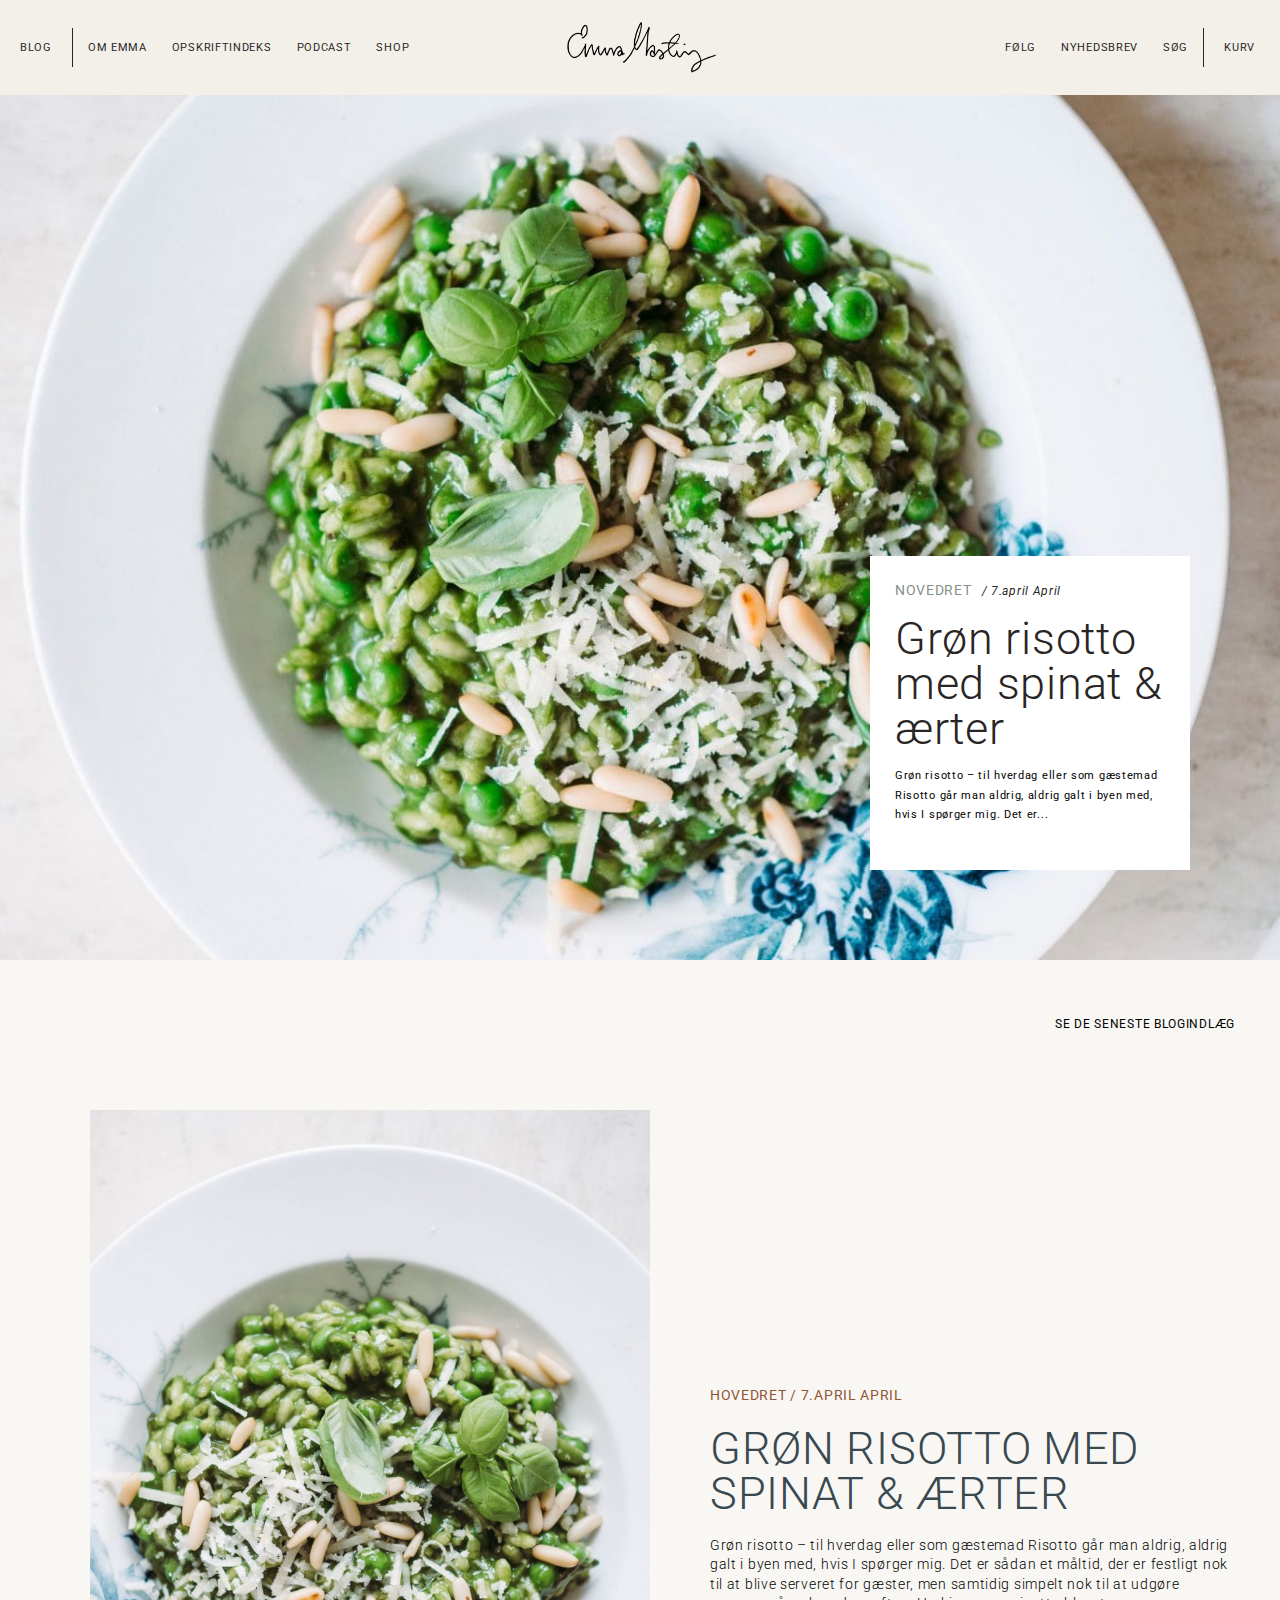
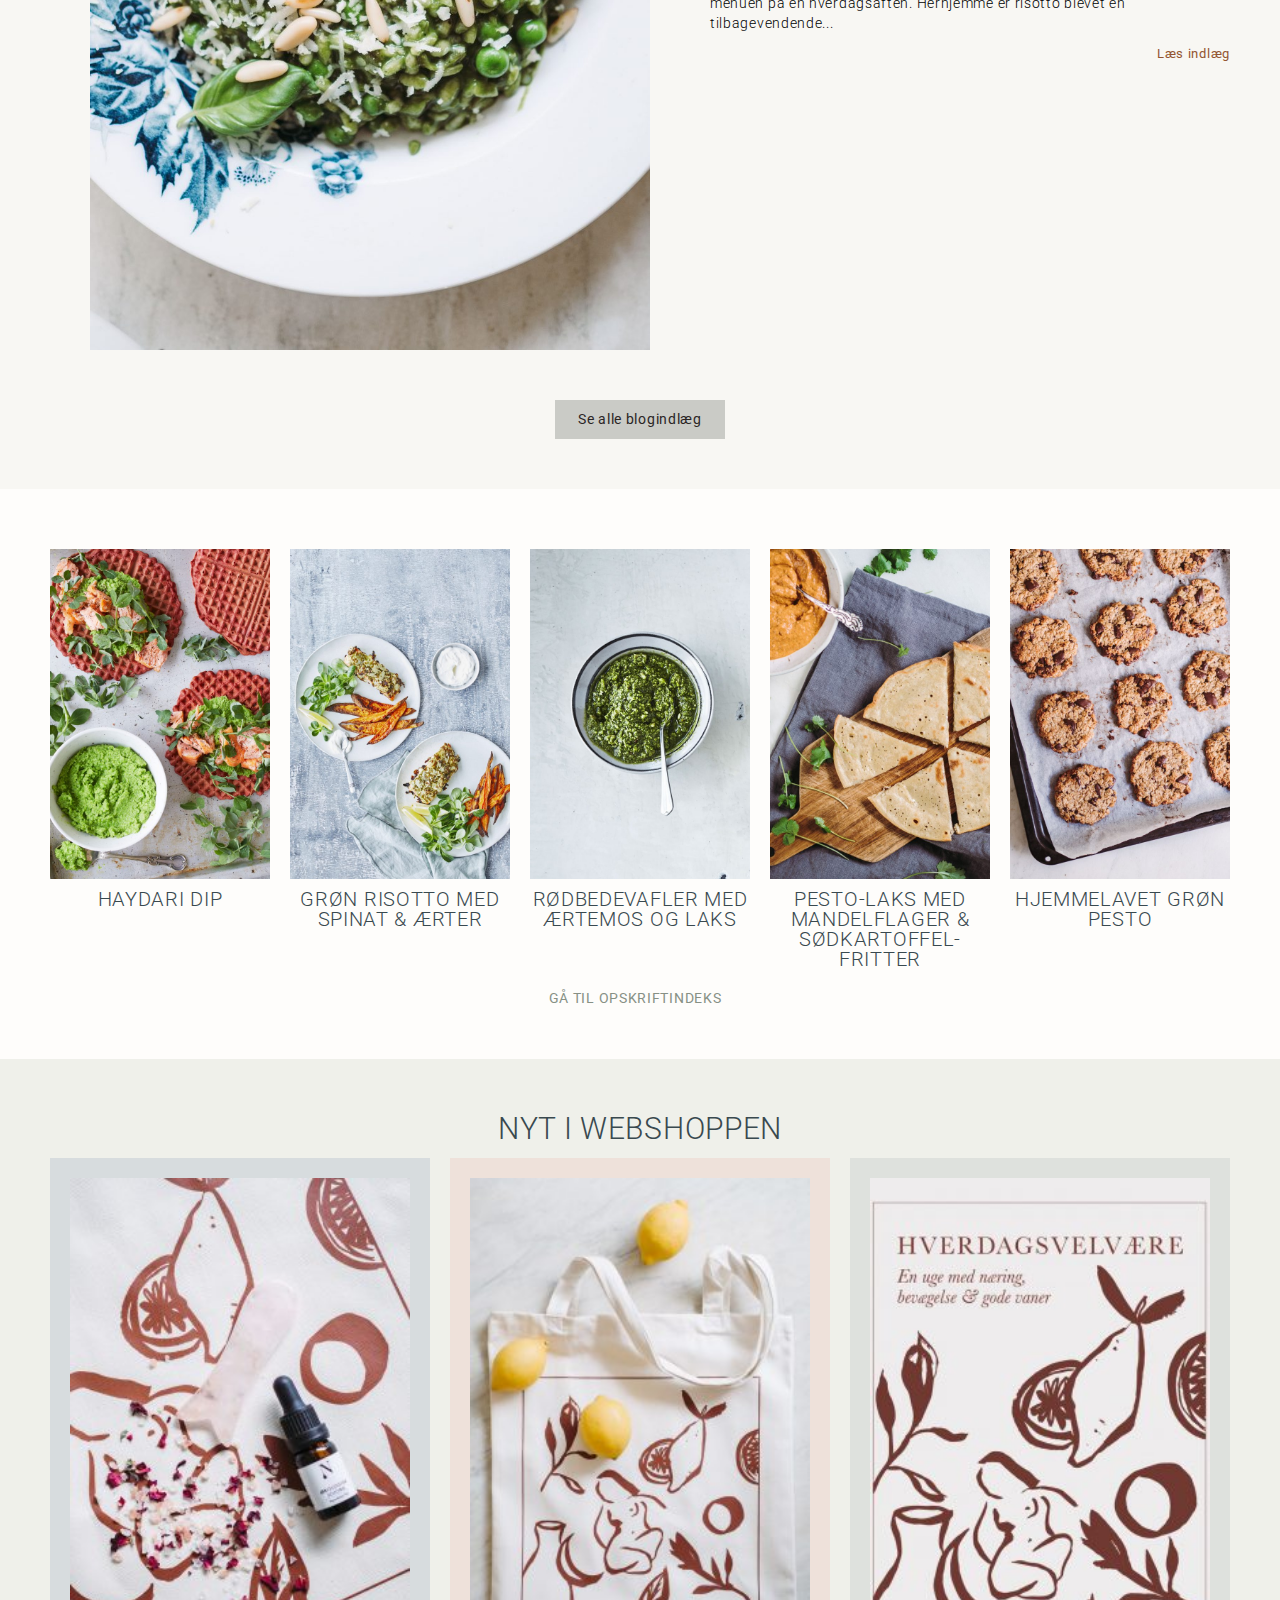
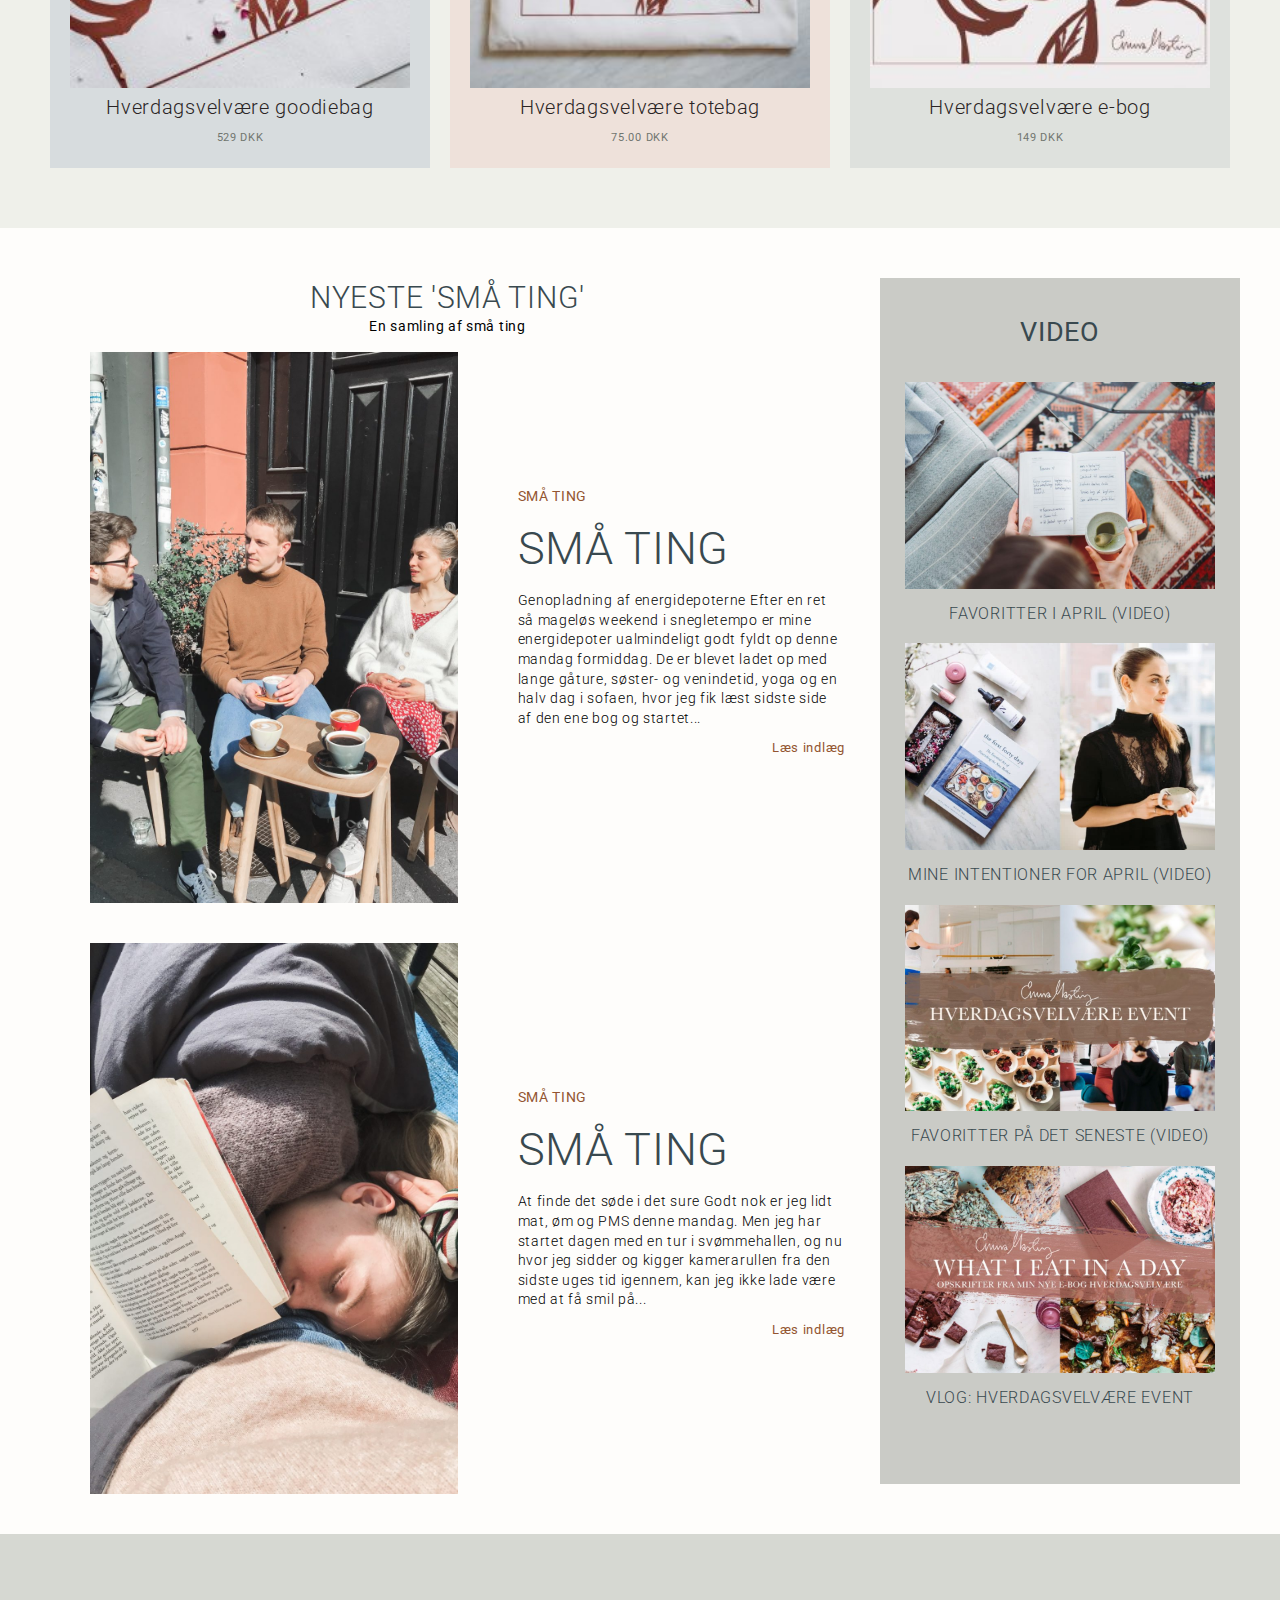
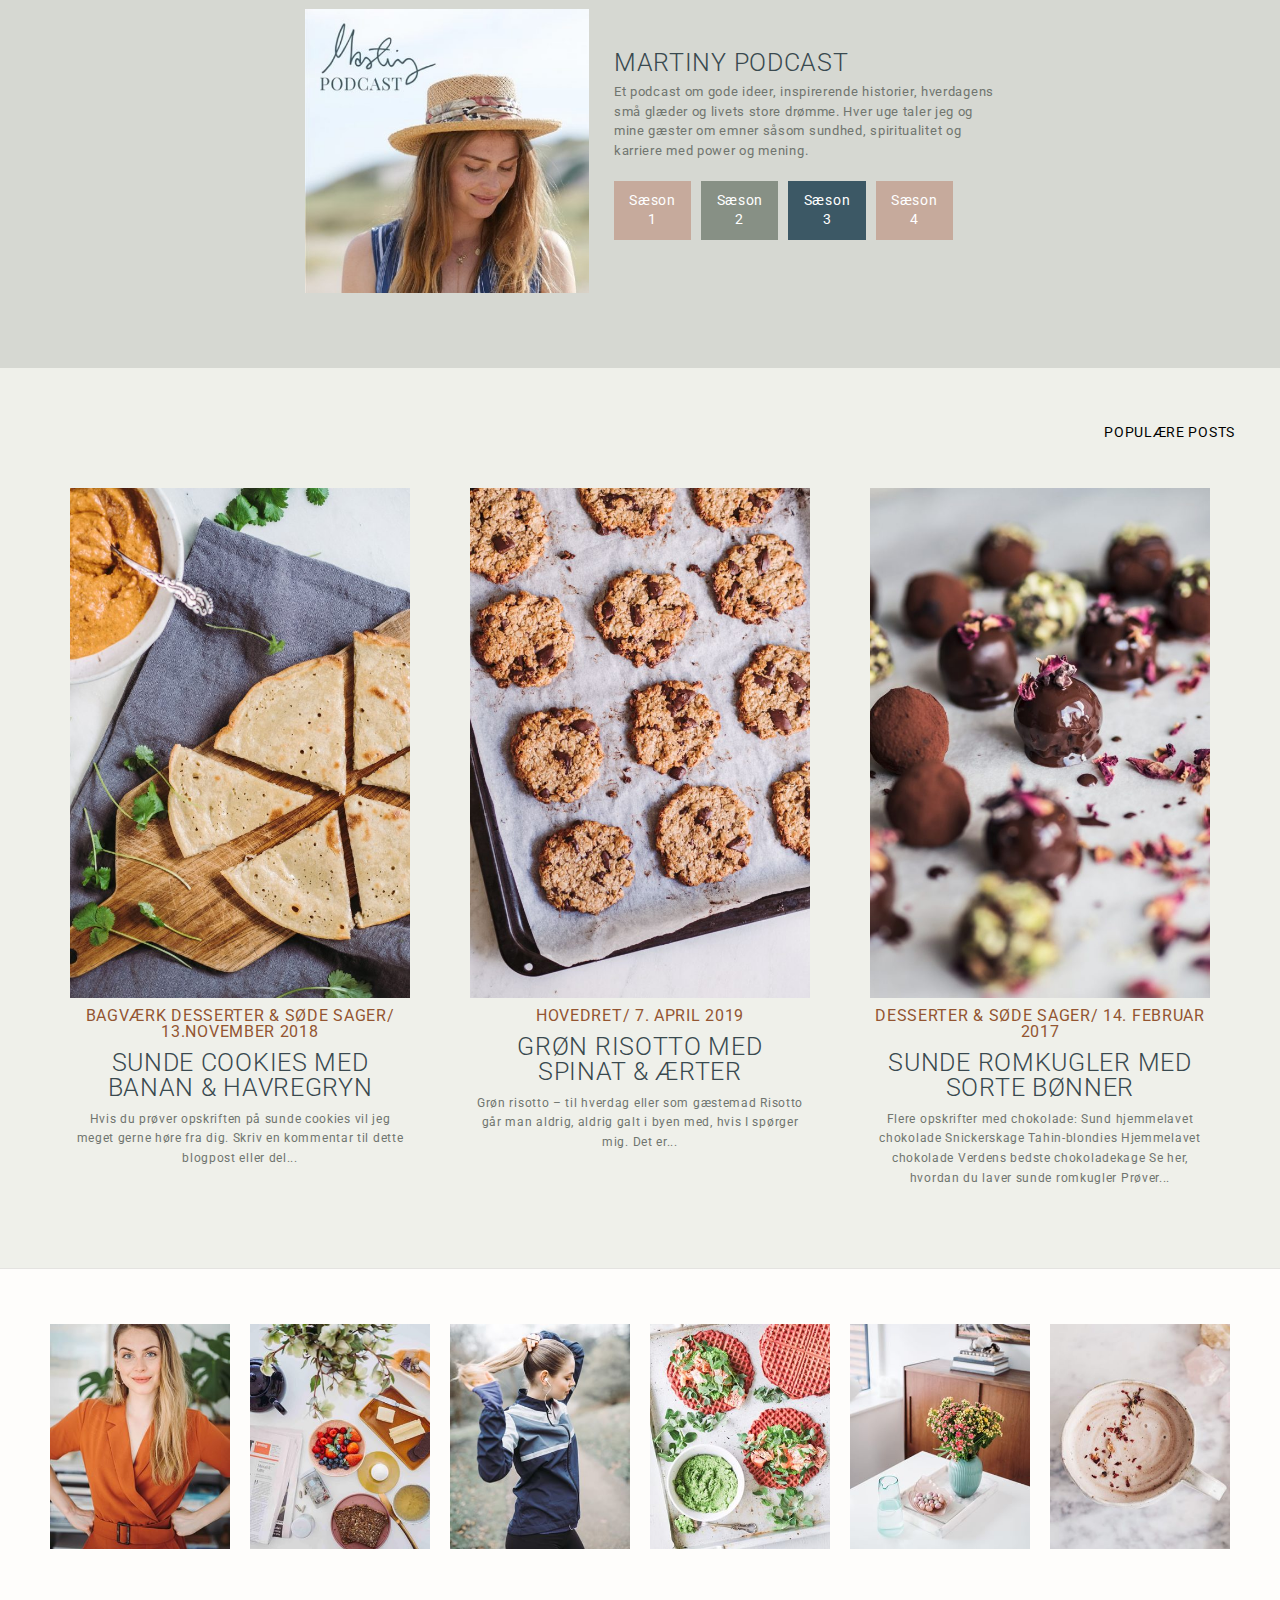
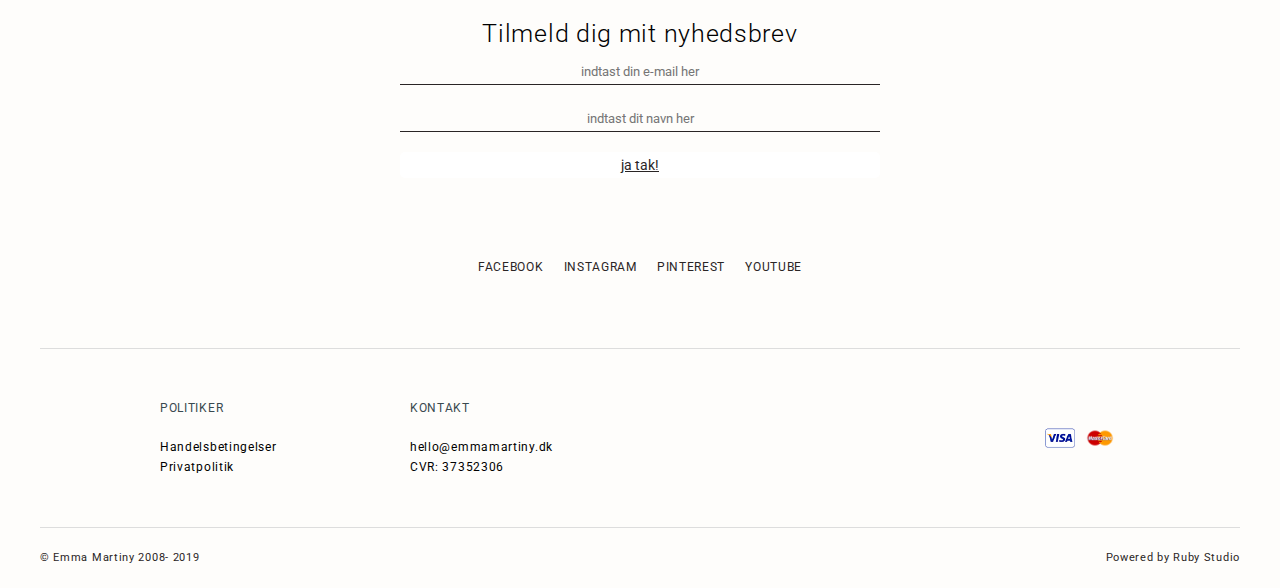
<file: index.html>
<!DOCTYPE html>
<html lang="en">
<head>
	<meta charset="UTF-8">
	<meta name="description" content="Творческий блок девушки Еммы">
	<meta name="viewport" content="width=device-width, initial-scale=1">
	<meta name="application-name" content="Интернет магазин">

	<title>Блог Еммы Марти</title>
	<link rel="shortcut icon" type="image/png" href="img/favicon.png"/>
	<link rel="stylesheet" href="style.css">
	<link rel="stylesheet" href="https://use.fontawesome.com/releases/v5.8.1/css/all.css" integrity="sha384-50oBUHEmvpQ+1lW4y57PTFmhCaXp0ML5d60M1M7uH2+nqUivzIebhndOJK28anvf" crossorigin="anonymous">
</head>
<body>
	<div class="wrapper">
		<header>
			<div class="half-nav-header">
				<nav>
					<ul>
						<li><a href="">
							<i class="fas fa-bars"></i>
							blog
						</a></li>
						<li><a href="contact.html">om emma</a></li>
						<li><a href="">opskriftindeks</a></li>
						<li><a href="podcast.html">podcast</a></li>
						<li><a href="">shop</a></li>
					</ul>
				</nav>
			</div>
			<div class="logo">
				<a href="index.html" ><img src="img/logo.png" alt=""></a>
			</div>
			<div class="half-nav-header">
				<nav>
					<ul>
						<li><a href="">følg</a></li>
						<li><a href="">nyhedsbrev</a></li>
						<li><a href="">søg</a></li>
						<li><a href="">
							Kurv
							<i class="fas fa-shopping-cart"></i>
						</a></li>
					</ul>
				</nav>
			</div>
		</header>
		<main>
			 <div class="block-banner">
			 	<div class="slider-banner">
			 		<div class="data">
			 			<a href=""><span>novedret</span><span>/ 7.april April</span></a>
			 		</div>
			 		<a href="">Grøn risotto med spinat & ærter</a>
			 		<p>Grøn risotto – til hverdag eller som gæstemad Risotto går man aldrig, aldrig galt i byen med, hvis I spørger mig. Det er...</p>
			 		<div class="slider">
			 			<a href=""><i class="fas fa-arrow-left"></i></a>
			 			<a href=""><i class="fas fa-arrow-right"></i></a>
			 		</div>
			 	</div>
			 </div>
			 <div class="block-news">
			 	<section>
			 		<p>se de seneste blogindlæg</p>
			 		<div class="slider">
			 			<a href=""><i class="fas fa-arrow-left"></i></a>
			 			<a href=""><i class="fas fa-arrow-right"></i></a>
			 		</div>
			 		<div class="item-news">
			 			<a href=""><img src="img/food-1.jpg" alt=""></a>
			 			<div class="text-news">
			 				<a href="">hovedret <span>/ 7.april April</span></a>
			 				<h2>Grøn risotto med spinat & ærter</h2>
			 				<p>Grøn risotto – til hverdag eller som gæstemad Risotto går man aldrig, aldrig galt i byen med, hvis I spørger mig. Det er sådan et måltid, der er festligt nok til at blive serveret for gæster, men samtidig simpelt nok til at udgøre menuen på en hverdagsaften. Herhjemme er risotto blevet en tilbagevendende...</p>
			 				<div class="sl-R"><a href="">Læs indlæg <i class="fas fa-arrow-right"></i></a></div>
			 			</div>
			 		</div>
			 		<div class="button-about">
			 			<a href="">Se alle blogindlæg</a>
			 		</div>
			 	</section>
			 </div>
			 <div class="block-food">
			 	<section>
			 		<div class="list-food">
			 			<div class="item-food">
			 				<a href="">
			 					<img src="img/food-2.jpg" alt="">
			 					<h2>Haydari dip</h2>
			 				</a>
			 			</div>
			 			<div class="item-food">
			 				<a href="">
			 					<img src="img/food-3.jpg" alt="">
			 					<h2>Grøn risotto med spinat & ærter</h2>
			 				</a>
			 			</div>
			 			<div class="item-food">
			 				<a href="">
			 					<img src="img/food-4.jpg" alt="">
			 					<h2>Rødbedevafler med ærtemos og laks  </h2>
			 				</a>
			 			</div>
			 			<div class="item-food">
			 				<a href="">
			 					<img src="img/food-5.jpg" alt="">
			 					<h2>Pesto-laks med mandelflager & sødkartoffel-fritter</h2>
			 				</a>
			 			</div>
			 			<div class="item-food">
			 				<a href="">
			 					<img src="img/food-6.jpg" alt="">
			 					<h2>Hjemmelavet grøn pesto</h2>
			 				</a>
			 			</div>
			 		</div>
			 		<div class="sl-alt">
			 			<a href="">Gå til opskriftindeks <i class="fas fa-arrow-right"></i></a>
			 		</div>
			 	</section>
			 </div>
			 <div class="block-latest-shop">
			 	<section>
			 		<h2>Nyt i webshoppen</h2>
			 		<div class="list-latest-shop">
			 			<div class="item-latest-shop">
			 				<div class="img-shop">
			 					<img src="img/stuff-1.jpg" alt="">
			 					<h4>Hverdagsvelvære goodiebag</h4>
			 					<p>529 DKK</p>
			 				</div>
			 				<a href="" class="text-shop">
			 					<h4>Hverdagsvelvære goodiebag</h4>
			 					<p>Forkæl dig selv med en Hverdagsvelvære Goodiebag. Pakken indeholder et digitalt eksemplar af e-bogen Hverdagsvelvære indeholder 73 sider fyldt til randen med inspiration til nærende opskrifter, skøn bevægelse og gode vaner. Med posten modtager du en limited Hverdagsvelvære totebag, en fugtgivende jojobaolie samt et Rosakvarts Gua Sha Beauty Tool, der giver huden fantastisk glød.</p>
			 					<span>Vis produkt <i class="fas fa-plus-circle"></i></span>
			 				</a>
			 			</div>
			 			<div class="item-latest-shop">
			 				<div class="img-shop">
			 					<img src="img/stuff-2.jpg" alt="">
			 					<h4>Hverdagsvelvære totebag</h4>
			 					<p>75.00 DKK</p>
			 				</div>
			 				<a href="" class="text-shop">
			 					<h4>Hverdagsvelvære totebag</h4>
			 					<p>Shop grønt og bæredygtigt med stil! Drop plastikposerne ved at have et stofnet i tasken.</p>
			 					<span>Vis produkt <i class="fas fa-plus-circle"></i></span>
			 				</a>
			 			</div>
			 			<div class="item-latest-shop">
			 				<div class="img-shop">
			 					<img src="img/stuff-3.jpg" alt="">
			 					<h4>Hverdagsvelvære e-bog</h4>
			 					<p>149 DKK</p>
			 				</div>
			 				<a href="" class="text-shop">
			 					<h4>Hverdagsvelvære e-bog</h4>
			 					<p>Hverdagsvelvære indeholder 73 sider fyldt til randen med inspiration til nærende opskrifter, skøn bevægelse og gode vaner. Gennem smukke billeder, personlige tekster, video og lyd motiveres du til at gøre en positiv forskel for dig selv ♥</p>
			 					<span>Vis produkt <i class="fas fa-plus-circle"></i></span>
			 				</a>
			 			</div>

			 		</div>
			 	</section>
			 </div>
			 <div class="block-blogs">
			 	<section>
			 		<div class="section-blog">
			 			<h2>Nyeste 'små ting'</h2>
			 			<p>En samling af små ting</p>
			 			<div class="block-add-news">
			 				<div class="item-news">
			 					<a href=""><img src="img/people-1.jpg" alt=""></a>
			 					<div class="text-news">
			 						<a href="">Små ting</a>
			 						<h2>Små ting</h2>
			 						<p>Genopladning af energidepoterne Efter en ret så mageløs weekend i snegletempo er mine energidepoter ualmindeligt godt fyldt op denne mandag formiddag. De er blevet ladet op med lange gåture, søster- og venindetid, yoga og en halv dag i sofaen, hvor jeg fik læst sidste side af den ene bog og startet...</p>
			 						<div class="sl-R"><a href="">Læs indlæg <i class="fas fa-arrow-right"></i></a></div>
			 					</div>
			 				</div>
			 				<div class="item-news">
			 					<a href=""><img src="img/people-2.jpg" alt=""></a>
			 					<div class="text-news">
			 						<a href="">Små ting</a>
			 						<h2>Små ting</h2>
			 						<p>At finde det søde i det sure Godt nok er jeg lidt mat, øm og PMS denne mandag. Men jeg har startet dagen med en tur i svømmehallen, og nu hvor jeg sidder og kigger kamerarullen fra den sidste uges tid igennem, kan jeg ikke lade være med at få smil på...</p>
			 						<div class="sl-R"><a href="">Læs indlæg <i class="fas fa-arrow-right"></i></a></div>
			 					</div>
			 				</div>
			 			</div>
			 		</div>
			 		<div class="aside-blog">
			 			<a href="">video</a>
			 			<div class="item-aside-blog"><a href="">
			 				<div class="video-aside">
			 					<img src="img/video-1.jpg" alt="">
			 					<i class="far fa-play-circle"></i>
			 				</div>
			 				<h3>Favoritter i april (video)</h3>
			 			</a></div>
			 			<div class="item-aside-blog"><a href="">
			 				<div class="video-aside">
			 					<img src="img/video-2.jpg" alt="">
			 					<i class="far fa-play-circle"></i>
			 				</div>
			 				<h3>Mine intentioner for april (video)</h3>
			 			</a></div>
			 			<div class="item-aside-blog"><a href="">
			 				<div class="video-aside">
			 					<img src="img/video-3.jpg" alt="">
			 					<i class="far fa-play-circle"></i>
			 				</div>
			 				<h3>Favoritter på det seneste (video)</h3>
			 			</a></div>
			 			<div class="item-aside-blog"><a href="">
			 				<div class="video-aside">
			 					<img src="img/video-4.jpg" alt="">
			 					<i class="far fa-play-circle"></i>
			 				</div>
			 				<h3>Vlog: Hverdagsvelvære event</h3>
			 			</a></div>
			 		</div>
			 	</section>
			 </div>
			 <div class="block-podcast">
			 	<section>
			 		<div class="item-podcast">
			 			<a href=""><img src="img/emma.jpg" alt=""></a>
			 			<div class="text-podcast">
			 				<h2>Martiny podcast</h2>
			 				<p>Et podcast om gode ideer, inspirerende historier, hverdagens små glæder og livets store drømme. Hver uge taler jeg og mine gæster om emner såsom sundhed, spiritualitet og karriere med power og mening.</p>
			 				<div class="list-seasons">
			 					<div class="item-seasons"><a href=""><span>Sæson 1</span></a></div>
			 					<div class="item-seasons"><a href=""><span>Sæson 2</span></a></div>
			 					<div class="item-seasons"><a href=""><span>Sæson 3</span></a></div>
			 					<div class="item-seasons"><a href=""><span>Sæson 4</span></a></div>
			 				</div>
			 			</div>
			 		</div>
			 	</section>
			 </div>
			 <div class="block-shop-food">
			 	<section>
			 		<p>Populære posts</p>
			 		<div class="slider">
			 			<a href=""><i class="fas fa-arrow-left"></i></a>
			 			<a href=""><i class="fas fa-arrow-right"></i></a>
			 		</div>
			 		<div class="list-shop-food">
			 			<div class="item-shop-food">
			 				<a href=""><img src="img/food-5.jpg" alt=""></a>
			 				<div class="text-shop-food">
			 					<a href="">Bagværk Desserter & søde sager<span>/ 13.november 2018</span></a>
			 					<a href="">Sunde cookies med banan & havregryn</a>
			 					<p> Hvis du prøver opskriften på sunde cookies vil jeg meget gerne høre fra dig. Skriv en kommentar til dette blogpost eller del...</p>
			 				</div>
			 			</div>
			 			<div class="item-shop-food">
			 				<a href=""><img src="img/food-6.jpg" alt=""></a>
			 				<div class="text-shop-food">
			 					<a href="">Hovedret<span>/ 7. april 2019</span></a>
			 					<a href="">Grøn risotto med spinat & ærter</a>
			 					<p>Grøn risotto – til hverdag eller som gæstemad Risotto går man aldrig, aldrig galt i byen med, hvis I spørger mig. Det er...</p>
			 				</div>
			 			</div>
			 			<div class="item-shop-food">
			 				<a href=""><img src="img/food-7.jpg " alt=""></a>
			 				<div class="text-shop-food">
			 					<a href="">Desserter & søde sager<span>/ 14. februar 2017</span></a>
			 					<a href="">Sunde romkugler med sorte bønner</a>
			 					<p>Flere opskrifter med chokolade: Sund hjemmelavet chokolade Snickerskage Tahin-blondies Hjemmelavet chokolade Verdens bedste chokoladekage Se her, hvordan du laver sunde romkugler   Prøver...</p>
			 				</div>
			 			</div>
			 		</div>
			 	</section>
			 </div>
		</main>
		<footer>
			<section>
				<div class="list-footer">
					<li><a href=""><img src="img/footer-ph-1.jpg" alt=""></a></li>
					<li><a href=""><img src="img/footer-ph-2.jpg" alt=""></a></li>
					<li><a href=""><img src="img/footer-ph-3.jpg" alt=""></a></li>
					<li><a href=""><img src="img/footer-ph-4.jpg" alt=""></a></li>
					<li><a href=""><img src="img/footer-ph-5.jpg" alt=""></a></li>
					<li><a href=""><img src="img/footer-ph-6.jpg" alt=""></a></li>
				</div>
				<form action="">
					<label for="">Tilmeld dig mit nyhedsbrev</label>
					<div class="form-input"><input type="text" placeholder="indtast din e-mail her"></div>
					<div class="form-input"><input type="text" placeholder="indtast dit navn her"></div>
					<button>ja tak!</button>
				</form>
				<div class="list-social-footer">
					<ul>
						<li><a href="">facebook</a></li>
						<li><a href="">instagram</a></li>
						<li><a href="">pinterest</a></li>
						<li><a href="">youtube</a></li>
					</ul>
				</div>
				<div class="block-contacts-footer">
					<div class="list-contacts-footer">
						<div class="item-list-contacts">
							<h4>Politiker</h4>
							<p>Handelsbetingelser<br>
					    		Privatpolitik
							</p>
						</div>
						<div class="item-list-contacts">
							<h4>Kontakt</h4>
							<p>hello@emmamartiny.dk<br>
									CVR: 37352306
							</p>
						</div>
						<div class="item-list-contacts">
							 <img src="img/visa-logo.png" alt="">
							 <img src="img/mastercard-logo.png" alt="">
						</div>
				</div>
			</section>
			<div class="author">
				<p>© Emma Martiny 2008- 2019 </p>
				<a href="">Powered by Ruby Studio</a>
			</div>
		</footer>
		<a href="#up" class="arrow-up"><i class="fas fa-arrow-circle-up"></i></a>
	</div>
</body>
</html>
</file>
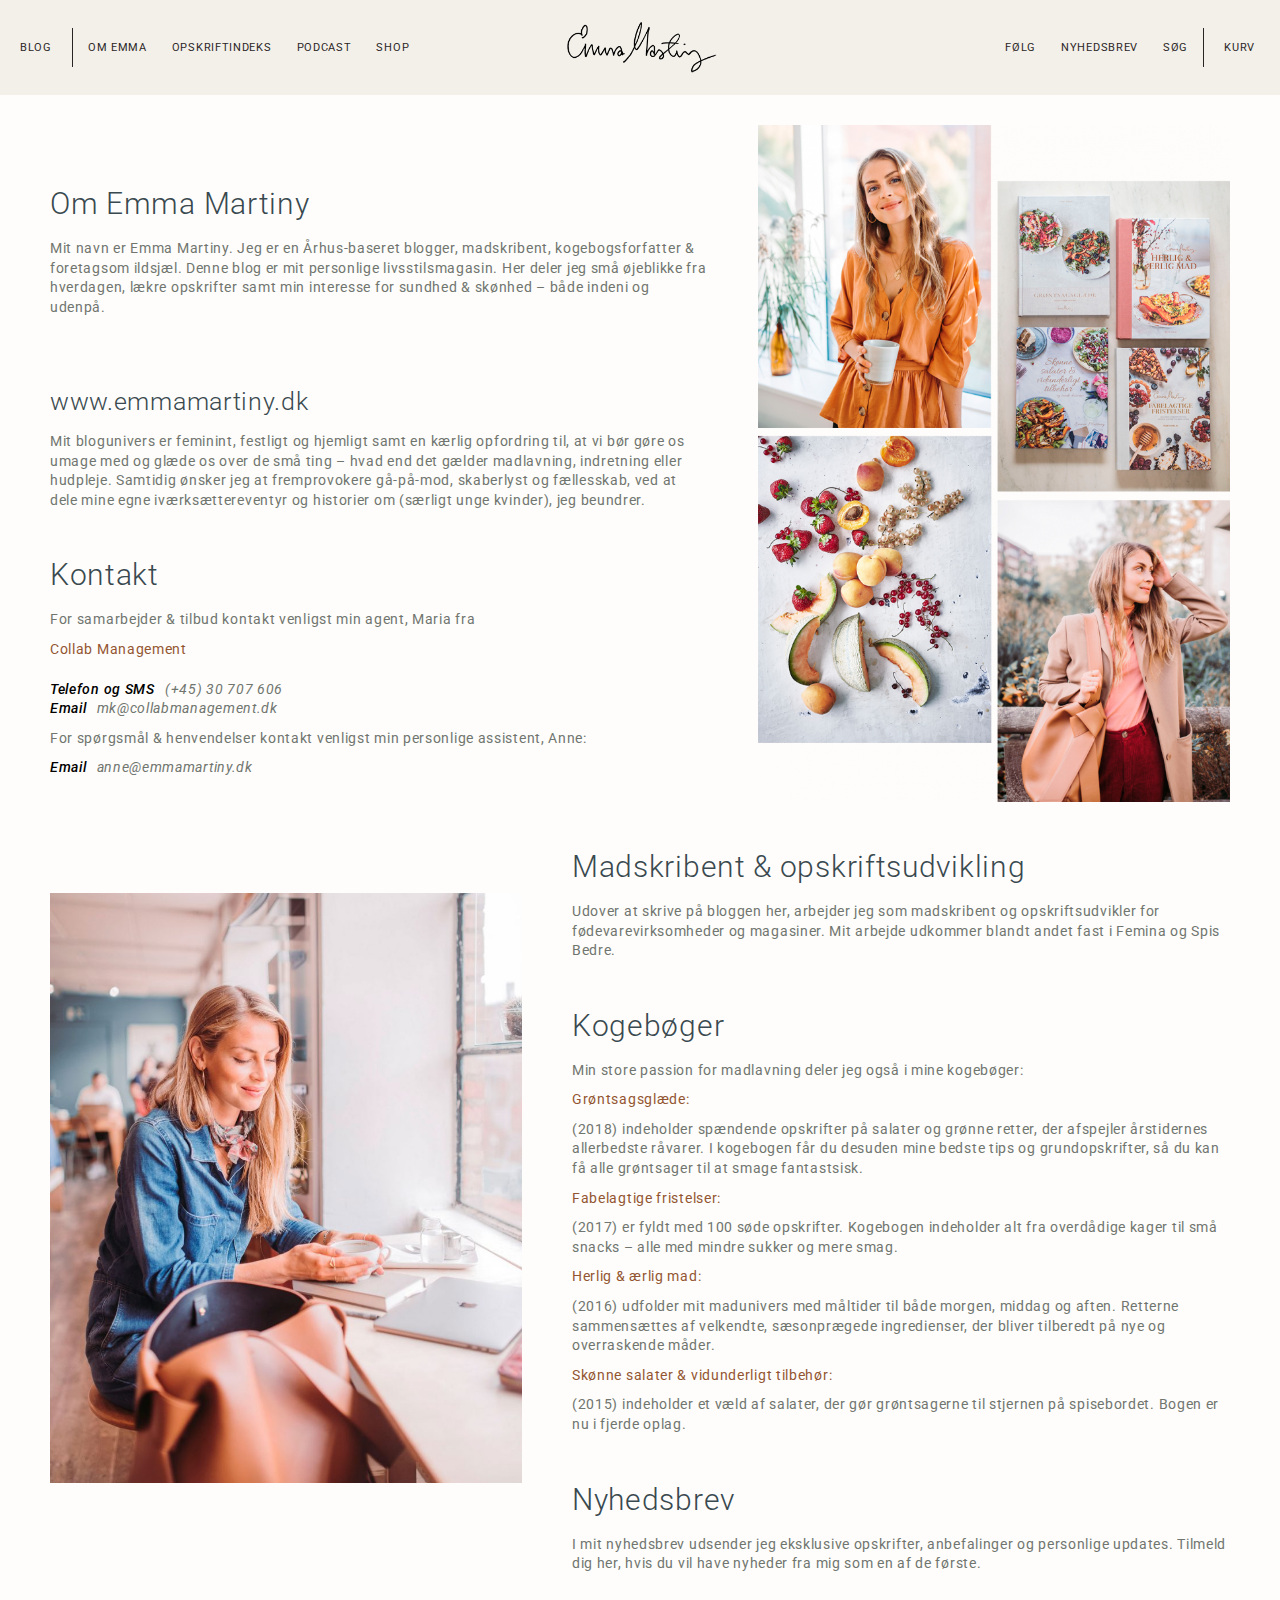
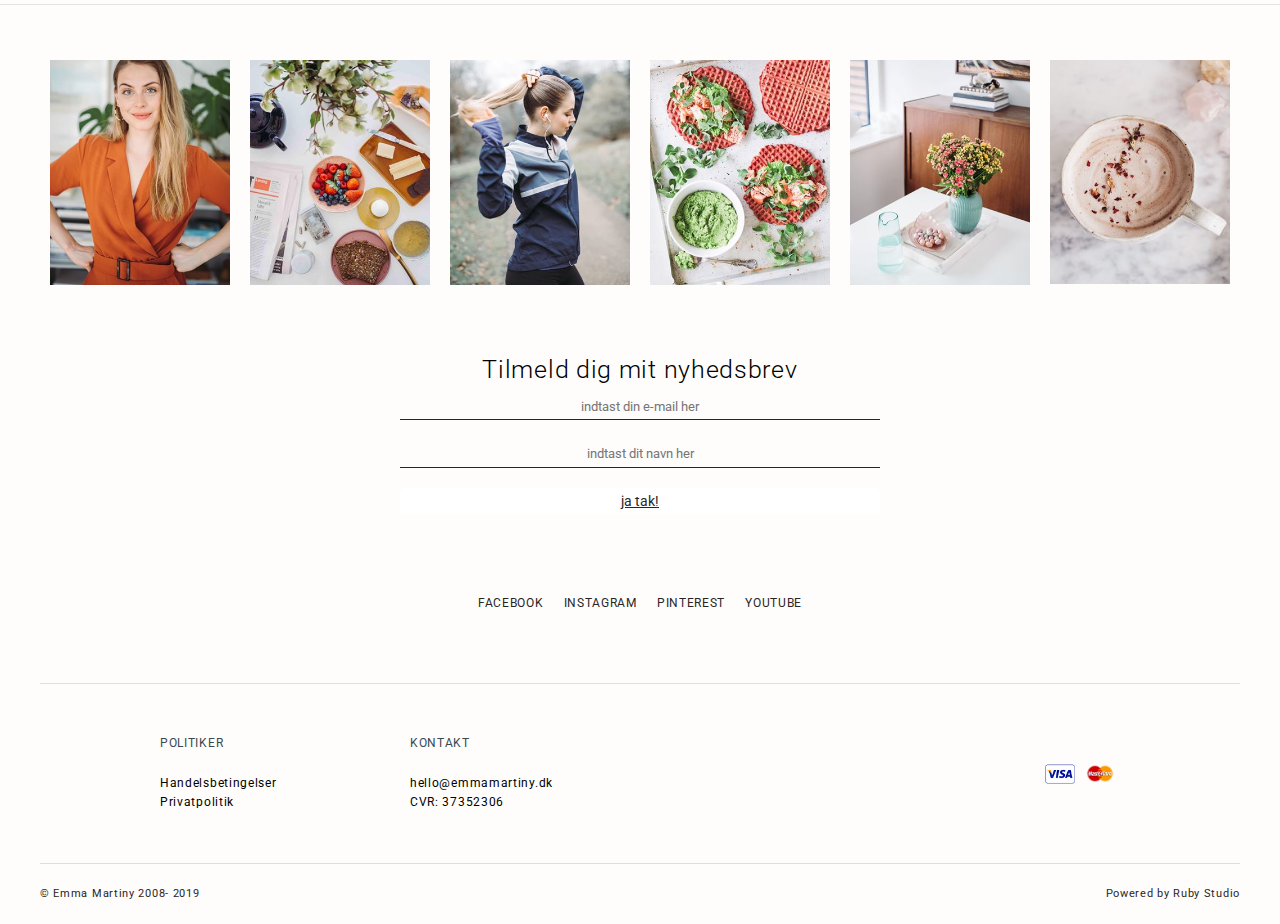
<file: contact.html>
<!DOCTYPE html>
<html lang="en">
<head>
	<meta charset="UTF-8">
	<meta name="description" content="Творческий блок девушки Еммы">
	<meta name="viewport" content="width=device-width, initial-scale=1">
	<meta name="application-name" content="Интернет магазин">

	<title>OM EMMA</title>
	<link rel="shortcut icon" type="image/png" href="img/favicon.png"/>
	<link rel="stylesheet" href="style.css">
	<link rel="stylesheet" href="https://use.fontawesome.com/releases/v5.8.1/css/all.css" integrity="sha384-50oBUHEmvpQ+1lW4y57PTFmhCaXp0ML5d60M1M7uH2+nqUivzIebhndOJK28anvf" crossorigin="anonymous">
</head>
<body>
	<div class="wrapper">
		<header>
			<div class="half-nav-header">
				<nav>
					<ul>
						<li><a href="">
							<i class="fas fa-bars"></i>
							blog
						</a></li>
						<li><a href="contact.html">om emma</a></li>
						<li><a href="">opskriftindeks</a></li>
						<li><a href="podcast.html">podcast</a></li>
						<li><a href="">shop</a></li>
					</ul>
				</nav>
			</div>
			<div class="logo">
				<a href="index.html"><img src="img/logo.png" alt=""></a>
			</div>
			<div class="half-nav-header">
				<nav>
					<ul>
						<li><a href="">følg</a></li>
						<li><a href="">nyhedsbrev</a></li>
						<li><a href="">søg</a></li>
						<li><a href="">
							Kurv
							<i class="fas fa-shopping-cart"></i>
						</a></li>
					</ul>
				</nav>
			</div>
		</header>
		<main>
			<div class="block-about-emma">
				<section>
					<div class="section-emma">
						<div class="text-emma">
							<h2>Om Emma Martiny</h2>
							<p>Mit navn er Emma Martiny. Jeg er en Århus-baseret blogger, madskribent, kogebogsforfatter & foretagsom ildsjæl. Denne blog er mit personlige livsstilsmagasin. Her deler jeg små øjeblikke fra hverdagen, lækre opskrifter samt min interesse for sundhed & skønhed – både indeni og udenpå.</p>
							<h3>www.emmamartiny.dk</h3>
							<p>Mit blogunivers er feminint, festligt og hjemligt samt en kærlig opfordring til, at vi bør gøre os umage med og glæde os over de små ting – hvad end det gælder madlavning, indretning eller hudpleje. Samtidig ønsker jeg at fremprovokere gå-på-mod, skaberlyst og fællesskab, ved at dele mine egne iværksættereventyr og historier om (særligt unge kvinder), jeg beundrer.</p>
							<h2>Kontakt</h2>
							<p>For samarbejder & tilbud kontakt venligst min agent, Maria fra </p>
							<a href="">Collab Management</a>
							<div class="contact-span">
								<p class="contact-info"><span>Telefon og SMS</span>(+45) 30 707 606</p>
								<p class="contact-info"><span>Email</span>mk@collabmanagement.dk</p>
							</div>
							<p>For spørgsmål & henvendelser kontakt venligst min personlige assistent, Anne:</p>
							<div class="contact-span">
								<p class="contact-info"><span>Email</span>anne@emmamartiny.dk</p>
							</div>
						</div>
						<div class="img-emma">
							<img src="img/emma-kontakt.png" alt="">
						</div>
					</div>
					
					<div class="section-emma">
						<div class="img-emma">
							<img src="img/emma-kontakt2.jpg" alt="">
						</div>
						<div class="text-emma">
							<h2>Madskribent & opskriftsudvikling</h2>
							<p>Udover at skrive på bloggen her, arbejder jeg som madskribent og opskriftsudvikler for fødevarevirksomheder og magasiner. Mit arbejde udkommer blandt andet fast i Femina og Spis Bedre.</p>
							<h2>Kogebøger</h2>
							<p>Min store passion for madlavning deler jeg også i mine kogebøger:</p>
							<div class="hyper-link">
								<a href="">Grøntsagsglæde: </a>
								<p>(2018) indeholder spændende opskrifter på salater og grønne retter, der afspejler årstidernes allerbedste råvarer. I kogebogen får du desuden mine bedste tips og grundopskrifter, så du kan få alle grøntsager til at smage fantastsisk.</p>
								<a href="">Fabelagtige fristelser:</a>
								<p>(2017) er fyldt med 100 søde opskrifter. Kogebogen indeholder alt fra overdådige kager til små snacks – alle med mindre sukker og mere smag.</p>
								<a href="">Herlig & ærlig mad: </a>
								<p>(2016) udfolder mit madunivers med måltider til både morgen, middag og aften. Retterne sammensættes af velkendte, sæsonprægede ingredienser, der bliver tilberedt på nye og overraskende måder.</p>
								<a href="">Skønne salater & vidunderligt tilbehør: </a>
								<p>(2015) indeholder et væld af salater, der gør grøntsagerne til stjernen på spisebordet. Bogen er nu i fjerde oplag.</p>
							</div>
							<h2>Nyhedsbrev</h2>
							<p>I mit nyhedsbrev udsender jeg eksklusive opskrifter, anbefalinger og personlige updates. Tilmeld dig her, hvis du vil have nyheder fra mig som en af de første.</p>
						</div>
					</div>
				</section>
			</div>
		</main>
		<footer>
			<section>
				<div class="list-footer">
					<li><a href=""><img src="img/footer-ph-1.jpg" alt=""></a></li>
					<li><a href=""><img src="img/footer-ph-2.jpg" alt=""></a></li>
					<li><a href=""><img src="img/footer-ph-3.jpg" alt=""></a></li>
					<li><a href=""><img src="img/footer-ph-4.jpg" alt=""></a></li>
					<li><a href=""><img src="img/footer-ph-5.jpg" alt=""></a></li>
					<li><a href=""><img src="img/footer-ph-6.jpg" alt=""></a></li>
				</div>
				<form action="">
					<label for="">Tilmeld dig mit nyhedsbrev</label>
					<div class="form-input"><input type="text" placeholder="indtast din e-mail her"></div>
					<div class="form-input"><input type="text" placeholder="indtast dit navn her"></div>
					<button>ja tak!</button>
				</form>
				<div class="list-social-footer">
					<ul>
						<li><a href="">facebook</a></li>
						<li><a href="">instagram</a></li>
						<li><a href="">pinterest</a></li>
						<li><a href="">youtube</a></li>
					</ul>
				</div>
				<div class="block-contacts-footer">
					<div class="list-contacts-footer">
						<div class="item-list-contacts">
							<h4>Politiker</h4>
							<p>Handelsbetingelser<br>
					    		Privatpolitik
							</p>
						</div>
						<div class="item-list-contacts">
							<h4>Kontakt</h4>
							<p>hello@emmamartiny.dk<br>
									CVR: 37352306
							</p>
						</div>
						<div class="item-list-contacts">
							 <img src="img/visa-logo.png" alt="">
							 <img src="img/mastercard-logo.png" alt="">
						</div>
				</div>
			</section>
			<div class="author">
				<p>© Emma Martiny 2008- 2019 </p>
				<a href="">Powered by Ruby Studio</a>
			</div>
		</footer>
		<a href="#up" class="arrow-up"><i class="fas fa-arrow-circle-up"></i></a>
	</div>
</body>
</html>
</file>
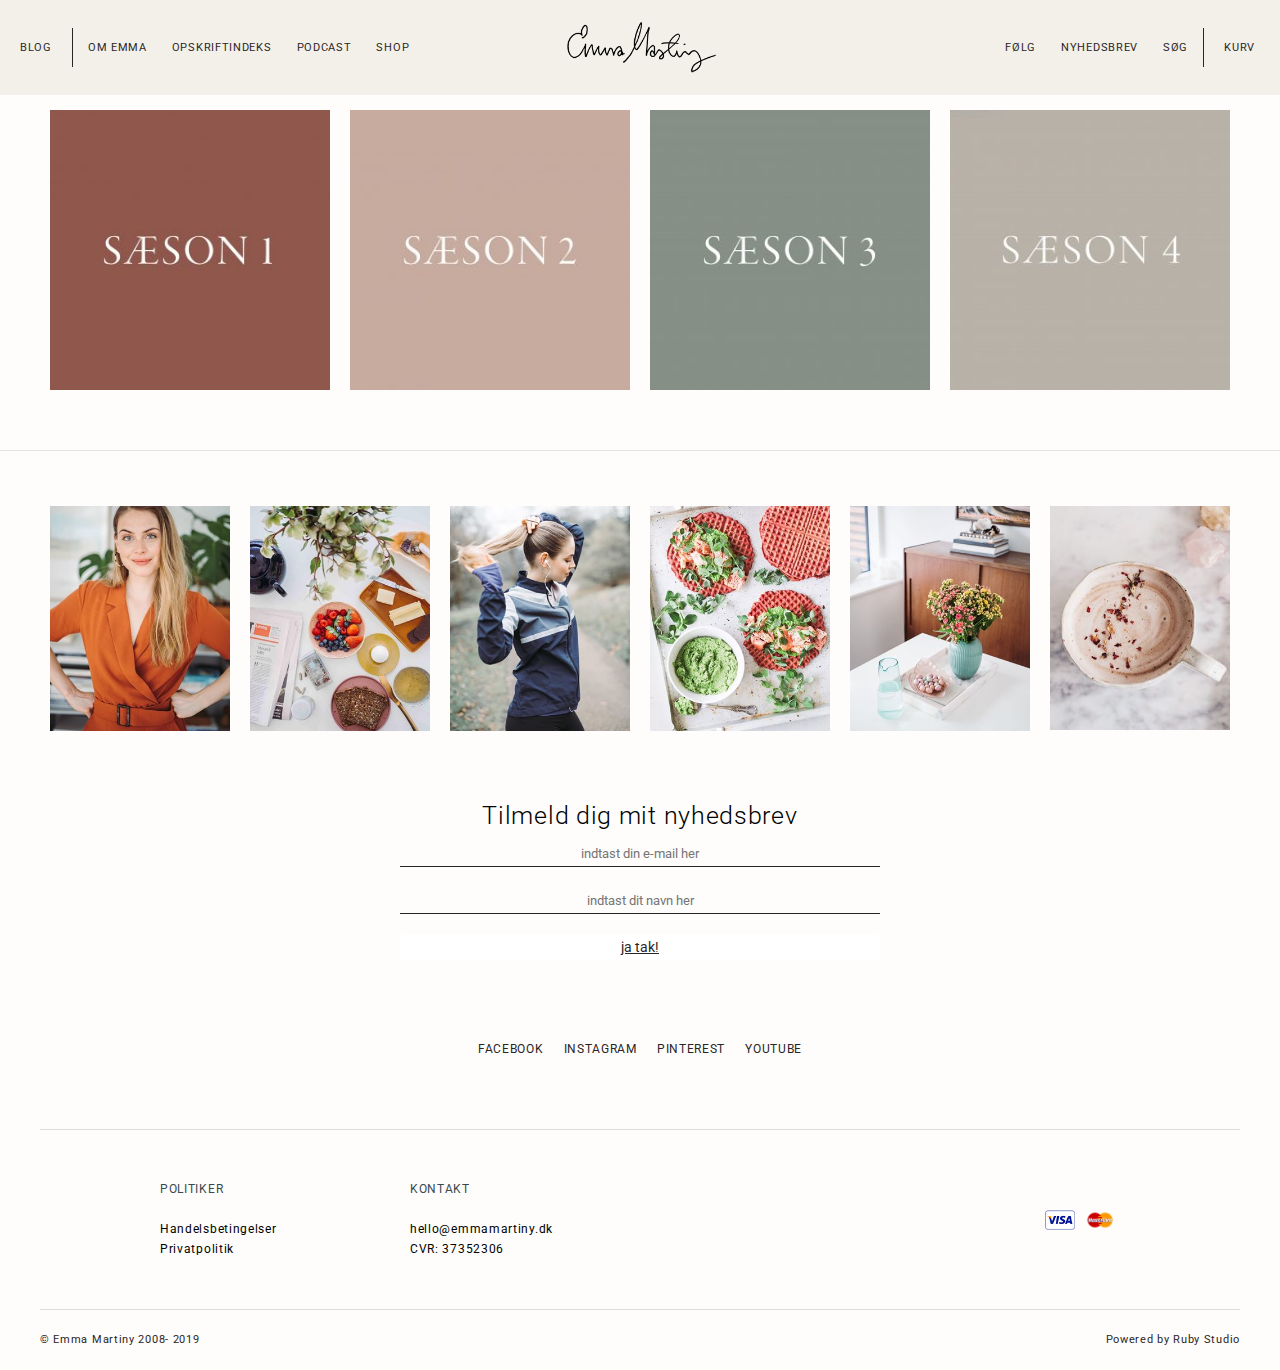
<file: podcast.html>
<!DOCTYPE html>
<html lang="en">
<head>
	<meta charset="UTF-8">
	<meta name="description" content="Творческий блок девушки Еммы">
	<meta name="viewport" content="width=device-width, initial-scale=1">
	<meta name="application-name" content="Интернет магазин">
	<link rel="shortcut icon" type="image/png" href="img/favicon.png"/>
	<link rel="stylesheet" href="style.css">
	<link rel="stylesheet" href="https://use.fontawesome.com/releases/v5.8.1/css/all.css" integrity="sha384-50oBUHEmvpQ+1lW4y57PTFmhCaXp0ML5d60M1M7uH2+nqUivzIebhndOJK28anvf" crossorigin="anonymous">
	<title>Podcast</title>
</head>
<body>
	<div class="wrapper">
		<header>
			<div class="half-nav-header">
				<nav>
					<ul>
						<li><a href="">
							<i class="fas fa-bars"></i>
							blog
						</a></li>
						<li><a href="contact.html">om emma</a></li>
						<li><a href="">opskriftindeks</a></li>
						<li><a href="podcast.html">podcast</a></li>
						<li><a href="">shop</a></li>
					</ul>
				</nav>
			</div>
			<div class="logo">
				<a href="index.html"><img src="img/logo.png" alt=""></a>
			</div>
			<div class="half-nav-header">
				<nav>
					<ul>
						<li><a href="">følg</a></li>
						<li><a href="">nyhedsbrev</a></li>
						<li><a href="">søg</a></li>
						<li><a href="">
							Kurv
							<i class="fas fa-shopping-cart"></i>
						</a></li>
					</ul>
				</nav>
			</div>
		</header>
		<main>
			<div class="block-seasons-main">
				<section>
					<div class="list-seasons-main">
						<a href=""><img src="img/season1.jpg" alt=""></a>
						<a href=""><img src="img/season2.jpg" alt=""></a>
						<a href=""><img src="img/season3.jpg" alt=""></a>
						<a href=""><img src="img/season4.jpg" alt=""></a>
					</div>
				</section>
			</div>
		</main>
		<footer>
			<section>
				<div class="list-footer">
					<li><a href=""><img src="img/footer-ph-1.jpg" alt=""></a></li>
					<li><a href=""><img src="img/footer-ph-2.jpg" alt=""></a></li>
					<li><a href=""><img src="img/footer-ph-3.jpg" alt=""></a></li>
					<li><a href=""><img src="img/footer-ph-4.jpg" alt=""></a></li>
					<li><a href=""><img src="img/footer-ph-5.jpg" alt=""></a></li>
					<li><a href=""><img src="img/footer-ph-6.jpg" alt=""></a></li>
				</div>
				<form action="">
					<label for="">Tilmeld dig mit nyhedsbrev</label>
					<div class="form-input"><input type="text" placeholder="indtast din e-mail her"></div>
					<div class="form-input"><input type="text" placeholder="indtast dit navn her"></div>
					<button>ja tak!</button>
				</form>
				<div class="list-social-footer">
					<ul>
						<li><a href="">facebook</a></li>
						<li><a href="">instagram</a></li>
						<li><a href="">pinterest</a></li>
						<li><a href="">youtube</a></li>
					</ul>
				</div>
				<div class="block-contacts-footer">
					<div class="list-contacts-footer">
						<div class="item-list-contacts">
							<h4>Politiker</h4>
							<p>Handelsbetingelser<br>
					    		Privatpolitik
							</p>
						</div>
						<div class="item-list-contacts">
							<h4>Kontakt</h4>
							<p>hello@emmamartiny.dk<br>
									CVR: 37352306
							</p>
						</div>
						<div class="item-list-contacts">
							 <img src="img/visa-logo.png" alt="">
							 <img src="img/mastercard-logo.png" alt="">
						</div>
				</div>
			</section>
			<div class="author">
				<p>© Emma Martiny 2008- 2019 </p>
				<a href="">Powered by Ruby Studio</a>
			</div>
		</footer>
		<a href="#up" class="arrow-up"><i class="fas fa-arrow-circle-up"></i></a>
	</div>
</body>
</html>
</file>
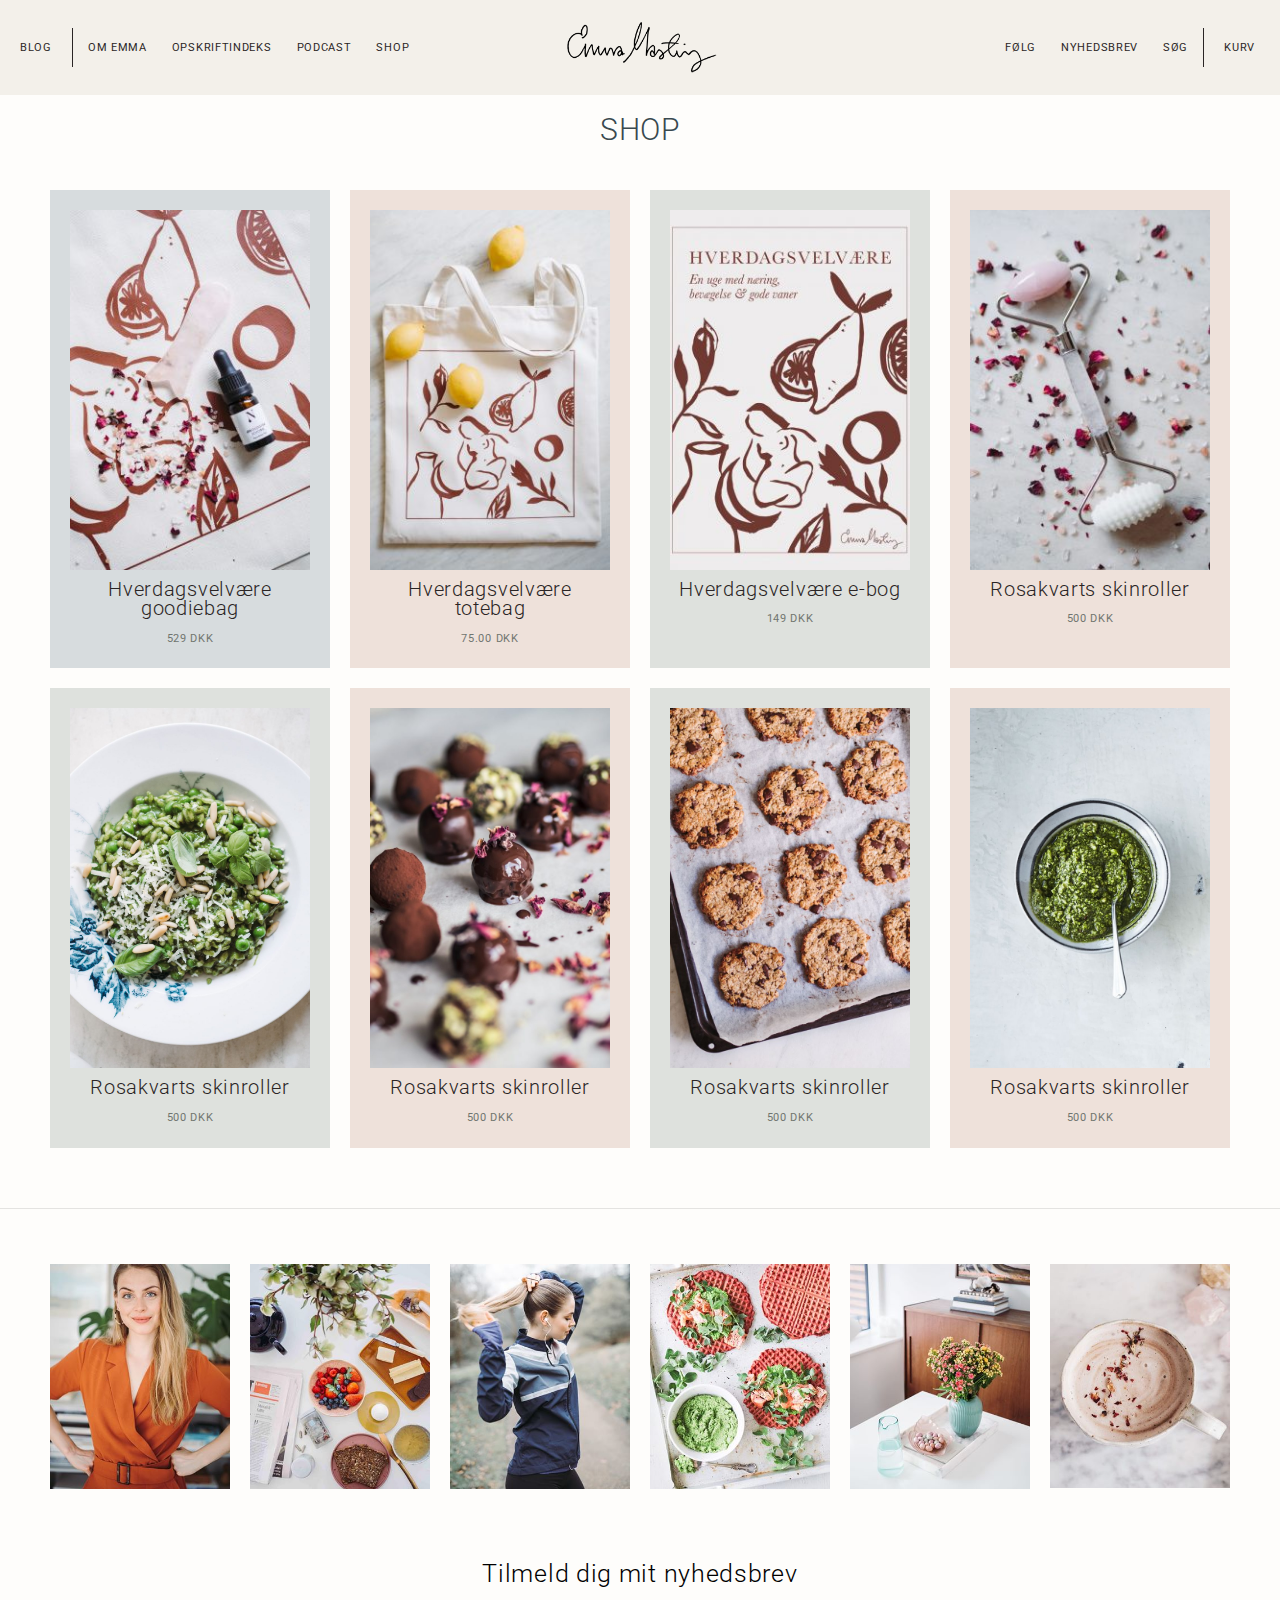
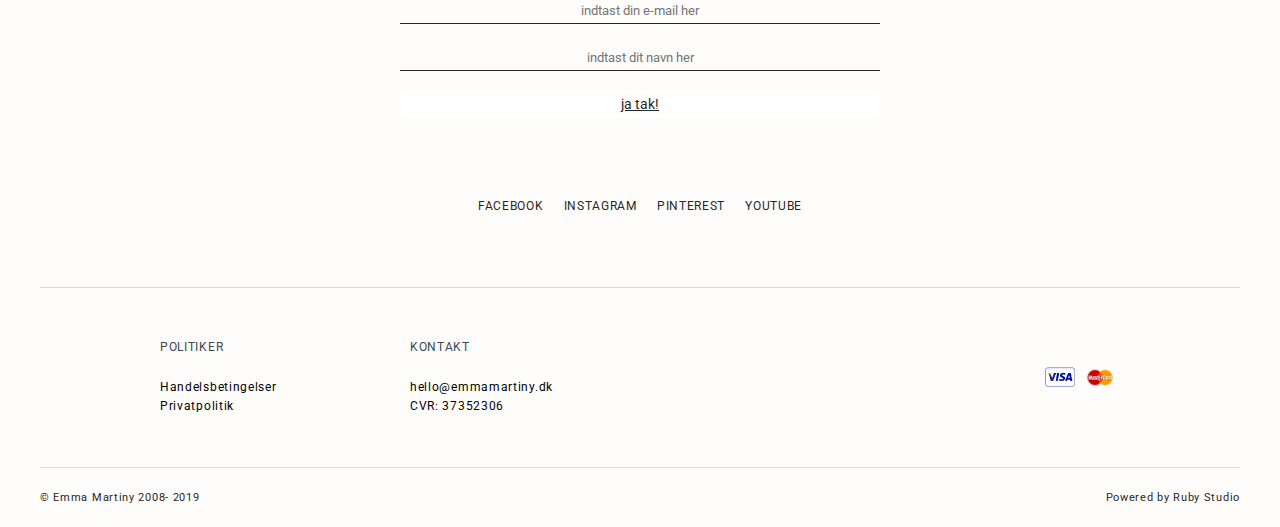
<file: shop.html>
<!DOCTYPE html>
<html lang="en">
<head>
	<meta charset="UTF-8">
	<meta name="description" content="Творческий блок девушки Еммы">
	<meta name="viewport" content="width=device-width, initial-scale=1">
	<meta name="application-name" content="Интернет магазин">
	<link rel="shortcut icon" type="image/png" href="img/favicon.png"/>
	<link rel="stylesheet" href="style.css">
	<link rel="stylesheet" href="https://use.fontawesome.com/releases/v5.8.1/css/all.css" integrity="sha384-50oBUHEmvpQ+1lW4y57PTFmhCaXp0ML5d60M1M7uH2+nqUivzIebhndOJK28anvf" crossorigin="anonymous">
	<title>Shop</title>
</head>
<body>
	<div class="wrapper">
		<header>
			<div class="half-nav-header">
				<nav>
					<ul>
						<li><a href="">
							<i class="fas fa-bars"></i>
							blog
						</a></li>
						<li><a href="contact.html">om emma</a></li>
						<li><a href="">opskriftindeks</a></li>
						<li><a href="podcast.html">podcast</a></li>
						<li><a href="">shop</a></li>
					</ul>
				</nav>
			</div>
			<div class="logo">
				<a href="index.html"><img src="img/logo.png" alt=""></a>
			</div>
			<div class="half-nav-header">
				<nav>
					<ul>
						<li><a href="">følg</a></li>
						<li><a href="">nyhedsbrev</a></li>
						<li><a href="">søg</a></li>
						<li><a href="">
							Kurv
							<i class="fas fa-shopping-cart"></i>
						</a></li>
					</ul>
				</nav>
			</div>
		</header>
		<main>
			<div class="block-latest-shop last">
				<section>
					<h2>SHOP</h2>
					<div class="list-latest-shop">
						<div class="item-latest-shop">
							<div class="img-shop">
								<img src="img/stuff-1.jpg" alt="">
								<h4>Hverdagsvelvære goodiebag</h4>
								<p>529 DKK</p>
							</div>
							<a href="" class="text-shop">
								<h4>Hverdagsvelvære goodiebag</h4>
								<p>Forkæl dig selv med en Hverdagsvelvære Goodiebag. Pakken indeholder et digitalt eksemplar af e-bogen Hverdagsvelvære indeholder 73 sider fyldt til randen med inspiration til nærende opskrifter, skøn bevægelse og gode vaner. Med posten modtager du en limited Hverdagsvelvære totebag, en fugtgivende jojobaolie samt et Rosakvarts Gua Sha Beauty Tool, der giver huden fantastisk glød.</p>
								<span>Vis produkt <i class="fas fa-plus-circle"></i></span>
							</a>
						</div>
						<div class="item-latest-shop">
							<div class="img-shop">
								<img src="img/stuff-2.jpg" alt="">
								<h4>Hverdagsvelvære totebag</h4>
								<p>75.00 DKK</p>
							</div>
							<a href="" class="text-shop">
								<h4>Hverdagsvelvære totebag</h4>
								<p>Shop grønt og bæredygtigt med stil! Drop plastikposerne ved at have et stofnet i tasken.</p>
								<span>Vis produkt <i class="fas fa-plus-circle"></i></span>
							</a>
						</div>
						<div class="item-latest-shop">
							<div class="img-shop">
								<img src="img/stuff-3.jpg" alt="">
								<h4>Hverdagsvelvære e-bog</h4>
								<p>149 DKK</p>
							</div>
							<a href="" class="text-shop">
								<h4>Hverdagsvelvære e-bog</h4>
								<p>Hverdagsvelvære indeholder 73 sider fyldt til randen med inspiration til nærende opskrifter, skøn bevægelse og gode vaner. Gennem smukke billeder, personlige tekster, video og lyd motiveres du til at gøre en positiv forskel for dig selv ♥</p>
								<span>Vis produkt <i class="fas fa-plus-circle"></i></span>
							</a>
						</div>
						<div class="item-latest-shop">
							<div class="img-shop">
								<img src="img/stuff-4.jpg" alt="">
								<h4>Rosakvarts skinroller</h4>
								<p>500 DKK</p>
							</div>
							<a href="" class="text-shop">
								<h4>Rosakvarts skinroller</h4>
								<p>Skinroller af rosakvarts og hvid nephritjade med tekstur. Sammen er de fantastiske til at give huden ekstra glød og en jævnere tekstur. Skinrolleren er desuden virksom mod bekymringsrynken mellem brynene, væske i ansigtet og poser under øjnene.</p>
								<span>Vis produkt <i class="fas fa-plus-circle"></i></span>
							</a>
						</div>
						<div class="item-latest-shop">
							<div class="img-shop">
								<img src="img/food-1.jpg" alt="">
								<h4>Rosakvarts skinroller</h4>
								<p>500 DKK</p>
							</div>
							<a href="" class="text-shop">
								<h4>Rosakvarts skinroller</h4>
								<p>Skinroller af rosakvarts og hvid nephritjade med tekstur. Sammen er de fantastiske til at give huden ekstra glød og en jævnere tekstur. Skinrolleren er desuden virksom mod bekymringsrynken mellem brynene, væske i ansigtet og poser under øjnene.</p>
								<span>Vis produkt <i class="fas fa-plus-circle"></i></span>
							</a>
						</div>
						<div class="item-latest-shop">
							<div class="img-shop">
								<img src="img/food-7.jpg" alt="">
								<h4>Rosakvarts skinroller</h4>
								<p>500 DKK</p>
							</div>
							<a href="" class="text-shop">
								<h4>Rosakvarts skinroller</h4>
								<p>Skinroller af rosakvarts og hvid nephritjade med tekstur. Sammen er de fantastiske til at give huden ekstra glød og en jævnere tekstur. Skinrolleren er desuden virksom mod bekymringsrynken mellem brynene, væske i ansigtet og poser under øjnene.</p>
								<span>Vis produkt <i class="fas fa-plus-circle"></i></span>
							</a>
						</div>
						<div class="item-latest-shop">
							<div class="img-shop">
								<img src="img/food-6.jpg" alt="">
								<h4>Rosakvarts skinroller</h4>
								<p>500 DKK</p>
							</div>
							<a href="" class="text-shop">
								<h4>Rosakvarts skinroller</h4>
								<p>Skinroller af rosakvarts og hvid nephritjade med tekstur. Sammen er de fantastiske til at give huden ekstra glød og en jævnere tekstur. Skinrolleren er desuden virksom mod bekymringsrynken mellem brynene, væske i ansigtet og poser under øjnene.</p>
								<span>Vis produkt <i class="fas fa-plus-circle"></i></span>
							</a>
						</div>
						<div class="item-latest-shop">
							<div class="img-shop">
								<img src="img/food-4.jpg" alt="">
								<h4>Rosakvarts skinroller</h4>
								<p>500 DKK</p>
							</div>
							<a href="" class="text-shop">
								<h4>Rosakvarts skinroller</h4>
								<p>Skinroller af rosakvarts og hvid nephritjade med tekstur. Sammen er de fantastiske til at give huden ekstra glød og en jævnere tekstur. Skinrolleren er desuden virksom mod bekymringsrynken mellem brynene, væske i ansigtet og poser under øjnene.</p>
								<span>Vis produkt <i class="fas fa-plus-circle"></i></span>
							</a>
						</div>
					</div>
				</section>
			</div>
		</main>
		<footer>
			<section>
				<div class="list-footer">
					<li><a href=""><img src="img/footer-ph-1.jpg" alt=""></a></li>
					<li><a href=""><img src="img/footer-ph-2.jpg" alt=""></a></li>
					<li><a href=""><img src="img/footer-ph-3.jpg" alt=""></a></li>
					<li><a href=""><img src="img/footer-ph-4.jpg" alt=""></a></li>
					<li><a href=""><img src="img/footer-ph-5.jpg" alt=""></a></li>
					<li><a href=""><img src="img/footer-ph-6.jpg" alt=""></a></li>
				</div>
				<form action="">
					<label for="">Tilmeld dig mit nyhedsbrev</label>
					<div class="form-input"><input type="text" placeholder="indtast din e-mail her"></div>
					<div class="form-input"><input type="text" placeholder="indtast dit navn her"></div>
					<button>ja tak!</button>
				</form>
				<div class="list-social-footer">
					<ul>
						<li><a href="">facebook</a></li>
						<li><a href="">instagram</a></li>
						<li><a href="">pinterest</a></li>
						<li><a href="">youtube</a></li>
					</ul>
				</div>
				<div class="block-contacts-footer">
					<div class="list-contacts-footer">
						<div class="item-list-contacts">
							<h4>Politiker</h4>
							<p>Handelsbetingelser<br>
					    		Privatpolitik
							</p>
						</div>
						<div class="item-list-contacts">
							<h4>Kontakt</h4>
							<p>hello@emmamartiny.dk<br>
									CVR: 37352306
							</p>
						</div>
						<div class="item-list-contacts">
							 <img src="img/visa-logo.png" alt="">
							 <img src="img/mastercard-logo.png" alt="">
						</div>
				</div>
			</section>
			<div class="author">
				<p>© Emma Martiny 2008- 2019 </p>
				<a href="">Powered by Ruby Studio</a>
			</div>
		</footer>
		<a href="#up" class="arrow-up"><i class="fas fa-arrow-circle-up"></i></a>
	</div>
</body>
</html>
</file>
<file: style.css>
/*! normalize.css v8.0.1 | MIT License | github.com/necolas/normalize.css */
/* Document
   ========================================================================== */
/**
 * 1. Correct the line height in all browsers.
 * 2. Prevent adjustments of font size after orientation changes in iOS.
 */
@import url("https://fonts.googleapis.com/css?family=Lora:400,400i,700,700i|Roboto:100,100i,300,300i,400,400i,500,500i,700,700i,900,900i");
@import url("https://fonts.googleapis.com/css?family=Lora:400,400i,700,700i|Roboto:100,100i,300,300i,400,400i,500,500i,700,700i,900,900i");
@import url("https://fonts.googleapis.com/css?family=Lora:400,400i,700,700i|Roboto:100,100i,300,300i,400,400i,500,500i,700,700i,900,900i");
@import url("https://fonts.googleapis.com/css?family=Lora:400,400i,700,700i|Roboto:100,100i,300,300i,400,400i,500,500i,700,700i,900,900i");
html {
  line-height: 1.15;
  /* 1 */
  -webkit-text-size-adjust: 100%;
  /* 2 */ }

/* Sections
   ========================================================================== */
/**
 * Remove the margin in all browsers.
 */
body {
  margin: 0; }

/**
 * Render the `main` element consistently in IE.
 */
main {
  display: block; }

/**
 * Correct the font size and margin on `h1` elements within `section` and
 * `article` contexts in Chrome, Firefox, and Safari.
 */
h1 {
  font-size: 2em;
  margin: 0.67em 0; }

/* Grouping content
   ========================================================================== */
/**
 * 1. Add the correct box sizing in Firefox.
 * 2. Show the overflow in Edge and IE.
 */
hr {
  -webkit-box-sizing: content-box;
          box-sizing: content-box;
  /* 1 */
  height: 0;
  /* 1 */
  overflow: visible;
  /* 2 */ }

/**
 * 1. Correct the inheritance and scaling of font size in all browsers.
 * 2. Correct the odd `em` font sizing in all browsers.
 */
pre {
  font-family: monospace, monospace;
  /* 1 */
  font-size: 1em;
  /* 2 */ }

/* Text-level semantics
   ========================================================================== */
/**
 * Remove the gray background on active links in IE 10.
 */
a {
  background-color: transparent; }

/**
 * 1. Remove the bottom border in Chrome 57-
 * 2. Add the correct text decoration in Chrome, Edge, IE, Opera, and Safari.
 */
abbr[title] {
  border-bottom: none;
  /* 1 */
  text-decoration: underline;
  /* 2 */
  -webkit-text-decoration: underline dotted;
          text-decoration: underline dotted;
  /* 2 */ }

/**
 * Add the correct font weight in Chrome, Edge, and Safari.
 */
b,
strong {
  font-weight: bolder; }

/**
 * 1. Correct the inheritance and scaling of font size in all browsers.
 * 2. Correct the odd `em` font sizing in all browsers.
 */
code,
kbd,
samp {
  font-family: monospace, monospace;
  /* 1 */
  font-size: 1em;
  /* 2 */ }

/**
 * Add the correct font size in all browsers.
 */
small {
  font-size: 80%; }

/**
 * Prevent `sub` and `sup` elements from affecting the line height in
 * all browsers.
 */
sub,
sup {
  font-size: 75%;
  line-height: 0;
  position: relative;
  vertical-align: baseline; }

sub {
  bottom: -0.25em; }

sup {
  top: -0.5em; }

/* Embedded content
   ========================================================================== */
/**
 * Remove the border on images inside links in IE 10.
 */
img {
  border-style: none; }

/* Forms
   ========================================================================== */
/**
 * 1. Change the font styles in all browsers.
 * 2. Remove the margin in Firefox and Safari.
 */
button,
input,
optgroup,
select,
textarea {
  font-family: inherit;
  /* 1 */
  font-size: 100%;
  /* 1 */
  line-height: 1.15;
  /* 1 */
  margin: 0;
  /* 2 */ }

/**
 * Show the overflow in IE.
 * 1. Show the overflow in Edge.
 */
button,
input {
  /* 1 */
  overflow: visible; }

/**
 * Remove the inheritance of text transform in Edge, Firefox, and IE.
 * 1. Remove the inheritance of text transform in Firefox.
 */
button,
select {
  /* 1 */
  text-transform: none; }

/**
 * Correct the inability to style clickable types in iOS and Safari.
 */
button,
[type="button"],
[type="reset"],
[type="submit"] {
  -webkit-appearance: button; }

/**
 * Remove the inner border and padding in Firefox.
 */
button::-moz-focus-inner,
[type="button"]::-moz-focus-inner,
[type="reset"]::-moz-focus-inner,
[type="submit"]::-moz-focus-inner {
  border-style: none;
  padding: 0; }

/**
 * Restore the focus styles unset by the previous rule.
 */
button:-moz-focusring,
[type="button"]:-moz-focusring,
[type="reset"]:-moz-focusring,
[type="submit"]:-moz-focusring {
  outline: 1px dotted ButtonText; }

/**
 * Correct the padding in Firefox.
 */
fieldset {
  padding: 0.35em 0.75em 0.625em; }

/**
 * 1. Correct the text wrapping in Edge and IE.
 * 2. Correct the color inheritance from `fieldset` elements in IE.
 * 3. Remove the padding so developers are not caught out when they zero out
 *    `fieldset` elements in all browsers.
 */
legend {
  -webkit-box-sizing: border-box;
          box-sizing: border-box;
  /* 1 */
  color: inherit;
  /* 2 */
  display: table;
  /* 1 */
  max-width: 100%;
  /* 1 */
  padding: 0;
  /* 3 */
  white-space: normal;
  /* 1 */ }

/**
 * Add the correct vertical alignment in Chrome, Firefox, and Opera.
 */
progress {
  vertical-align: baseline; }

/**
 * Remove the default vertical scrollbar in IE 10+.
 */
textarea {
  overflow: auto; }

/**
 * 1. Add the correct box sizing in IE 10.
 * 2. Remove the padding in IE 10.
 */
[type="checkbox"],
[type="radio"] {
  -webkit-box-sizing: border-box;
          box-sizing: border-box;
  /* 1 */
  padding: 0;
  /* 2 */ }

/**
 * Correct the cursor style of increment and decrement buttons in Chrome.
 */
[type="number"]::-webkit-inner-spin-button,
[type="number"]::-webkit-outer-spin-button {
  height: auto; }

/**
 * 1. Correct the odd appearance in Chrome and Safari.
 * 2. Correct the outline style in Safari.
 */
[type="search"] {
  -webkit-appearance: textfield;
  /* 1 */
  outline-offset: -2px;
  /* 2 */ }

/**
 * Remove the inner padding in Chrome and Safari on macOS.
 */
[type="search"]::-webkit-search-decoration {
  -webkit-appearance: none; }

/**
 * 1. Correct the inability to style clickable types in iOS and Safari.
 * 2. Change font properties to `inherit` in Safari.
 */
::-webkit-file-upload-button {
  -webkit-appearance: button;
  /* 1 */
  font: inherit;
  /* 2 */ }

/* Interactive
   ========================================================================== */
/*
 * Add the correct display in Edge, IE 10+, and Firefox.
 */
details {
  display: block; }

/*
 * Add the correct display in all browsers.
 */
summary {
  display: list-item; }

/* Misc
   ========================================================================== */
/**
 * Add the correct display in IE 10+.
 */
template {
  display: none; }

/**
 * Add the correct display in IE 10.
 */
[hidden] {
  display: none; }

header {
  background: #F3F0EA;
  width: 100%;
  display: -webkit-box;
  display: -ms-flexbox;
  display: flex;
  -webkit-box-pack: justify;
      -ms-flex-pack: justify;
          justify-content: space-between;
  padding: 15px 10px;
  min-height: 50px;
  -webkit-box-align: center;
      -ms-flex-align: center;
          align-items: center;
  position: fixed;
  z-index: 100; }

.logo {
  width: 163px; }

.half-nav-header {
  width: 100px;
  display: -webkit-box;
  display: -ms-flexbox;
  display: flex; }

.half-nav-header nav {
  width: 100%;
  min-height: 58px;
  display: -webkit-box;
  display: -ms-flexbox;
  display: flex;
  -webkit-box-align: center;
      -ms-flex-align: center;
          align-items: center; }

.half-nav-header ul {
  display: -webkit-box;
  display: -ms-flexbox;
  display: flex; }

.half-nav-header li {
  text-transform: uppercase;
  padding: 10px;
  margin: 0 5px 0 0; }

.half-nav-header a {
  font-size: 11px;
  color: #2A2525; }

.half-nav-header a:hover {
  color: #935531; }

.half-nav-header:first-child li:first-child {
  padding: 10px 20px 10px 10px;
  border-right: 1px solid #F3F0EA; }

.half-nav-header:first-child li:nth-child(2),
.half-nav-header:first-child li:nth-child(3),
.half-nav-header:first-child li:nth-child(4),
.half-nav-header:first-child li:nth-child(5) {
  display: none; }

.half-nav-header:last-child li:nth-child(1),
.half-nav-header:last-child li:nth-child(2),
.half-nav-header:last-child li:nth-child(3) {
  display: none; }

.half-nav-header:last-child nav {
  -webkit-box-pack: end;
      -ms-flex-pack: end;
          justify-content: flex-end; }

.half-nav-header:last-child li:last-child {
  padding: 10px 10px 10px 20px;
  border-left: 1px solid #F3F0EA; }

@media (min-width: 1000px) {
  .half-nav-header {
    width: 450px; }

  .half-nav-header:first-child li:nth-child(2),
  .half-nav-header:first-child li:nth-child(3),
  .half-nav-header:first-child li:nth-child(4),
  .half-nav-header:first-child li:nth-child(5) {
    display: block; }

  .half-nav-header:last-child li:nth-child(1),
  .half-nav-header:last-child li:nth-child(2),
  .half-nav-header:last-child li:nth-child(3) {
    display: block; }

  .half-nav-header:last-child li:last-child {
    border-left: 1px solid #2A2525; }

  .half-nav-header:first-child li:first-child {
    border-right: 1px solid #2A2525; } }
.block-banner {
  position: relative;
  display: -webkit-box;
  display: -ms-flexbox;
  display: flex;
  -webkit-box-pack: center;
      -ms-flex-pack: center;
          justify-content: center;
  -webkit-box-align: center;
      -ms-flex-align: center;
          align-items: center;
  margin: 60px 0 0 0;
  min-width: 98vw;
  height: 100vh;
  background: url(img/bg-banner.jpg) center center no-repeat;
  background-size: cover; }

.slider-banner {
  background: #fff;
  padding: 25px;
  position: absolute;
  width: 320px; }

.slider-banner .data a span:first-child {
  text-transform: uppercase;
  color: #879085; }

.slider-banner .data a span:last-child {
  font-style: italic;
  color: #2A2525;
  padding: 0 0 0 10px;
  font-size: 12px; }

.slider-banner > a {
  display: block;
  line-height: 1;
  padding: 15px 0;
  font-weight: 300;
  font-size: 45px; }

.slider-banner > p {
  font-size: 11px; }

.block-news section > p {
  padding: 5px; }

.slider {
  padding: 5px;
  display: -webkit-box;
  display: -ms-flexbox;
  display: flex;
  -webkit-box-pack: end;
      -ms-flex-pack: end;
          justify-content: flex-end; }

.slider a {
  padding: 5px;
  font-size: 20px;
  color: #935531;
  border: none;
  background: none; }

.block-news {
  padding: 50px 0;
  background: #F8F7F3; }

.block-news section > p {
  text-transform: uppercase;
  text-align: right;
  font-size: 12px; }

.item-news {
  display: -webkit-box;
  display: -ms-flexbox;
  display: flex;
  -webkit-box-pack: center;
      -ms-flex-pack: center;
          justify-content: center;
  -webkit-box-align: center;
      -ms-flex-align: center;
          align-items: center; }

.text-news {
  margin: 10px;
  -webkit-box-flex: 2;
      -ms-flex: 2 2 50%;
          flex: 2 2 50%; }

.text-news > a {
  color: #935531;
  text-transform: uppercase; }

.text-news h2 {
  display: block;
  font-family: "Roboto", sans-serif;
  text-transform: uppercase;
  padding: 20px 0;
  line-height: 1;
  font-weight: 300;
  font-size: 35px; }

.text-news p {
  font-weight: 300; }

.item-news > a {
  margin: 50px;
  -webkit-box-flex: 1;
      -ms-flex: 1 1 50%;
          flex: 1 1 50%; }

.sl-R {
  display: -webkit-box;
  display: -ms-flexbox;
  display: flex;
  -webkit-box-pack: end;
      -ms-flex-pack: end;
          justify-content: flex-end; }

.sl-R a {
  padding: 10px 0;
  color: #935531;
  font-size: 13px; }

.button-about {
  margin: auto;
  text-align: center;
  width: 170px;
  padding: 10px 15px;
  background: #CACBC6; }

.block-food {
  padding: 50px 0;
  background: #FEFDFB; }

.list-food {
  display: -webkit-box;
  display: -ms-flexbox;
  display: flex;
  -ms-flex-pack: distribute;
      justify-content: space-around;
  -ms-flex-wrap: wrap;
      flex-wrap: wrap; }

.item-food {
  margin: 10px;
  -webkit-box-flex: 1;
      -ms-flex: 1 1 35%;
          flex: 1 1 35%;
  min-height: 200px; }

.item-food:last-child {
  display: none; }

.item-food h2 {
  padding: 10px 0;
  text-align: center;
  line-height: 1;
  font-family: "Roboto", sans-serif;
  font-size: 17px;
  font-weight: 300;
  text-transform: uppercase; }

.sl-alt {
  text-align: center; }

.sl-alt a {
  color: #879085;
  text-transform: uppercase; }

.sl-alt i {
  padding: 0 5px; }

.block-latest-shop {
  padding: 50px 0; }

.block-latest-shop {
  background: #EFF0EA; }

.last {
  background: #FEFDFB; }

.last h2 {
  padding: 60px 0 30px 0; }

.block-latest-shop h2 {
  font-weight: 300;
  margin: 10px 0;
  font-size: 30px;
  text-align: center;
  text-transform: uppercase; }

.list-latest-shop {
  display: -webkit-box;
  display: -ms-flexbox;
  display: flex;
  -webkit-box-pack: justify;
      -ms-flex-pack: justify;
          justify-content: space-between;
  -ms-flex-wrap: wrap;
      flex-wrap: wrap; }

.item-latest-shop {
  position: relative;
  padding: 20px;
  margin: 10px;
  -webkit-box-flex: 1;
      -ms-flex: 1 1 40%;
          flex: 1 1 40%; }

.img-shop {
  opacity: 1;
  -webkit-transition: 0.5s;
  transition: 0.5s;
  text-align: center; }

.item-latest-shop h4 {
  color: #2A2525;
  font-size: 20px;
  padding: 10px 0;
  font-weight: 300; }

.img-shop p {
  font-size: 11px;
  color: #70756F; }

.text-shop {
  display: -webkit-box;
  display: -ms-flexbox;
  display: flex;
  -webkit-box-pack: center;
      -ms-flex-pack: center;
          justify-content: center;
  -webkit-box-align: center;
      -ms-flex-align: center;
          align-items: center;
  -webkit-box-orient: vertical;
  -webkit-box-direction: normal;
      -ms-flex-direction: column;
          flex-direction: column;
  text-align: center;
  position: absolute;
  padding: 20px;
  top: 0;
  left: 0;
  right: 0;
  bottom: 0;
  opacity: 0;
  -webkit-transition: 0.5s;
  transition: 0.5s; }

.text-shop p {
  font-size: 11px;
  padding: 0 0 10px 0; }

.text-shop span {
  color: #935531;
  text-transform: uppercase;
  font-size: 12px; }

.item-latest-shop:hover .text-shop {
  opacity: 1; }

.item-latest-shop:hover .img-shop {
  opacity: 0; }

.item-latest-shop:nth-child(2n) {
  background: #D6D8D2; }

.item-latest-shop:nth-child(2n+1) {
  background: #D7DCDE; }

.item-latest-shop:nth-child(2n+2) {
  background: #EEE1DA; }

.item-latest-shop:nth-child(2n+3) {
  background: #DEE1DD; }

.block-blogs {
  background: #FEFDFB; }

.section-blog,
.aside-blog {
  padding: 25px 10px; }

.aside-blog {
  text-align: center;
  background: #CACBC6; }

.aside-blog a {
  color: #39494F;
  text-transform: uppercase; }

.aside-blog > a {
  padding: 20px 0;
  font-size: 27px; }

.item-aside-blog {
  margin: 20px 0; }

.item-aside-blog h3 {
  margin: 15px 0 20px;
  font-size: 16px;
  font-weight: 300; }

.video-aside {
  display: -webkit-box;
  display: -ms-flexbox;
  display: flex;
  -webkit-box-pack: center;
      -ms-flex-pack: center;
          justify-content: center;
  -webkit-box-align: center;
      -ms-flex-align: center;
          align-items: center;
  position: relative; }

.video-aside i {
  position: absolute;
  font-size: 60px;
  color: #fff; }

.section-blog > h2, .section-blog > p {
  text-align: center; }

.section-blog > h2 {
  padding: 10px 0;
  font-size: 30px;
  text-transform: uppercase;
  font-weight: 300; }

.block-podcast {
  padding: 50px 0;
  background: #D6D8D2; }

.section-blog > p {
  padding: 0 0 25px 0; }

.section-blog .item-news {
  margin: -60px 0; }

.item-podcast {
  margin: auto;
  width: 100%;
  display: -webkit-box;
  display: -ms-flexbox;
  display: flex;
  -webkit-box-orient: vertical;
  -webkit-box-direction: normal;
      -ms-flex-direction: column;
          flex-direction: column; }

.item-podcast > a, .text-podcast {
  -webkit-box-flex: 1;
      -ms-flex: 1 1 50%;
          flex: 1 1 50%; }

.item-podcast > a {
  margin: 25px; }

.text-podcast {
  text-align: center; }

.text-podcast h2 {
  text-transform: uppercase;
  font-weight: 300;
  font-size: 25px;
  padding: 10px; }

.text-podcast p {
  color: #70756F;
  font-size: 12.5px; }

.list-seasons {
  display: -webkit-box;
  display: -ms-flexbox;
  display: flex;
  -webkit-box-pack: center;
      -ms-flex-pack: center;
          justify-content: center;
  -webkit-box-align: center;
      -ms-flex-align: center;
          align-items: center;
  padding: 20px 0; }

.item-seasons {
  width: 20%;
  display: -webkit-box;
  display: -ms-flexbox;
  display: flex;
  text-align: center;
  -webkit-box-pack: center;
      -ms-flex-pack: center;
          justify-content: center;
  -webkit-box-align: center;
      -ms-flex-align: center;
          align-items: center;
  margin: 5px;
  padding: 10px 20px;
  font-size: 14xpx; }

.item-seasons a {
  color: #fff; }

.item-seasons:nth-child(1) {
  background: #C6AA9C; }

.item-seasons:nth-child(2) {
  background: #879085; }

.item-seasons:nth-child(3) {
  background: #3C5865; }

.item-seasons:nth-child(4) {
  background: #C6AA9C; }

.block-shop-food {
  padding: 50px 0;
  background: #EFF0EA; }

.block-shop-food section > p {
  padding: 5px;
  text-transform: uppercase;
  text-align: right; }

.list-shop-food {
  display: -webkit-box;
  display: -ms-flexbox;
  display: flex;
  -webkit-box-pack: center;
      -ms-flex-pack: center;
          justify-content: center; }

.item-shop-food {
  text-align: center;
  -webkit-box-flex: 1;
      -ms-flex: 1 1 100%;
          flex: 1 1 100%;
  margin: 10px 30px 30px; }

.item-shop-food:nth-child(2),
.item-shop-food:nth-child(3) {
  display: none; }

.item-shop-food a:nth-child(1) {
  line-height: 1;
  color: #935531;
  font-size: 16px;
  padding: 10px 0 0 0;
  text-transform: uppercase; }

.item-shop-food a:nth-child(2) {
  line-height: 1;
  padding: 10px;
  font-weight: 300;
  color: #39494F;
  text-transform: uppercase;
  font-size: 25px; }

.item-shop-food p {
  font-size: 12px;
  color: #70756F; }

.block-about-emma {
  background: #FEFDFB;
  padding: 125px 0 30px 0; }

.section-emma {
  padding: 0 10px;
  display: -webkit-box;
  display: -ms-flexbox;
  display: flex;
  -webkit-box-pack: center;
      -ms-flex-pack: center;
          justify-content: center;
  -webkit-box-align: center;
      -ms-flex-align: center;
          align-items: center; }

.text-emma {
  width: 60%; }

.text-emma:first-child {
  padding: 0 50px 0 0; }

.text-emma a {
  padding: 10px 0;
  color: #935531; }

.text-emma:last-child {
  padding: 0 0 0 50px; }

.text-emma h2 {
  padding: 50px 0 20px 0;
  font-weight: 300;
  line-height: 1;
  font-size: 30px; }

.text-emma p {
  line-height: 1.4;
  color: #70756F; }

.text-emma h3 {
  padding: 75px 0 20px 0;
  font-weight: 300;
  font-size: 25px; }

.contact-info {
  font-style: italic; }

.contact-info span {
  color: #000;
  font-weight: 500;
  padding: 0 10px 0 0; }

.contact-span {
  padding: 10px 0; }

.img-emma {
  width: 40%; }

.hyper-link {
  display: inline; }

.block-seasons-main {
  background: #FEFDFB;
  padding: 100px 0 50px 0; }

.list-seasons-main a {
  margin: 10px; }

@media(max-width: 600px) {
  .item-news {
    display: block; }

  .item-news img {
    width: 90%;
    margin: auto; }

  .text-news {
    text-align: center; }

  .sl-R,
  .text-news p {
    display: none; } }
@media(min-width: 500px) {
  .block-banner {
    -webkit-box-pack: end;
        -ms-flex-pack: end;
            justify-content: flex-end;
    -webkit-box-align: end;
        -ms-flex-align: end;
            align-items: flex-end; }

  .slider-banner {
    right: 90px;
    bottom: 90px; }

  .list-seasons-main {
    display: -webkit-box;
    display: -ms-flexbox;
    display: flex;
    -ms-flex-wrap: wrap;
        flex-wrap: wrap; }

  .list-seasons-main a {
    -webkit-box-flex: 1;
        -ms-flex: 1 1 15%;
            flex: 1 1 15%; } }
@media(max-width: 700px) {
  .section-emma {
    display: block; }

  .img-emma {
    width: 100%;
    padding: 10px 0; }

  .text-emma:first-child {
    padding: 0 0 0 20px; } }
@media(min-width: 700px) {
  .item-shop-food:nth-child(2),
  .item-shop-food:nth-child(3) {
    display: block; } }
@media(min-width: 900px) {
  .item-food {
    -webkit-box-flex: 1;
        -ms-flex: 1 1 15%;
            flex: 1 1 15%; }

  .item-food:last-child {
    display: block; }

  .item-food h2 {
    font-size: 20px; }

  .text-news h2 {
    font-size: 45px; }

  .item-latest-shop {
    -webkit-box-flex: 1;
        -ms-flex: 1 1 21%;
            flex: 1 1 21%; }

  .block-blogs {
    padding: 50px 0; }

  .block-blogs section {
    display: -webkit-box;
    display: -ms-flexbox;
    display: flex; }

  .section-blog {
    -webkit-box-flex: 1;
        -ms-flex: 1 1 70%;
            flex: 1 1 70%;
    padding: 0 25px 0 0; }

  .aside-blog {
    -webkit-box-flex: 1;
        -ms-flex: 1 1 30%;
            flex: 1 1 30%;
    padding: 25px; }

  .video-aside i {
    font-size: 35px; } }
@media(min-width: 1000px) {
  .item-podcast {
    width: 60%;
    -webkit-box-align: center;
        -ms-flex-align: center;
            align-items: center;
    -webkit-box-orient: horizontal;
    -webkit-box-direction: normal;
        -ms-flex-direction: row;
            flex-direction: row; }

  .text-podcast {
    text-align: left; }

  .text-podcast h2 {
    margin: 0;
    padding: 10px 0; }

  .list-seasons {
    -webkit-box-pack: start;
        -ms-flex-pack: start;
            justify-content: flex-start; }

  .item-seasons {
    margin: 0 10px 0 0; } }
footer {
  background: #FEFDFB;
  border-top: 1px solid rgba(0, 0, 0, 0.1); }

.list-footer {
  padding: 50px 0 10px 0;
  display: -webkit-box;
  display: -ms-flexbox;
  display: flex;
  -ms-flex-wrap: wrap;
      flex-wrap: wrap;
  -ms-flex-pack: distribute;
      justify-content: space-around; }

.list-footer li {
  margin: 5px 0;
  width: 30%; }

@media (min-width: 600px) {
  .list-footer li {
    width: 15%; } }
footer form {
  text-align: center;
  font-family: "Roboto", sans-serif;
  width: 80%;
  margin: 60px auto; }

footer form label {
  font-size: 25px;
  font-weight: 300; }

footer form input {
  background: #FEFDFB;
  margin: 10px 0;
  padding: 5px 0;
  text-align: center;
  width: 100%;
  border: none;
  border-bottom: 1px solid #2A2525; }

footer form input::-webkit-input-placeholder {
  font-size: 13px; }

footer form input:-ms-input-placeholder {
  font-size: 13px; }

footer form input::-ms-input-placeholder {
  font-size: 13px; }

footer form input::placeholder {
  font-size: 13px; }

footer form button {
  margin: 10px 0;
  text-decoration: underline;
  border: none;
  background: #ddd;
  width: 100%;
  padding: 5px 0;
  color: #2A2525;
  border-radius: 5px; }

@media (min-width: 900px) {
  footer form {
    width: 40%; }

  footer form button {
    background: #fff; } }
.list-social-footer {
  padding: 0 0 50px 0;
  display: -webkit-box;
  display: -ms-flexbox;
  display: flex;
  -webkit-box-pack: center;
      -ms-flex-pack: center;
          justify-content: center; }

.list-social-footer ul {
  display: -webkit-box;
  display: -ms-flexbox;
  display: flex;
  -webkit-box-pack: center;
      -ms-flex-pack: center;
          justify-content: center; }

.list-social-footer li {
  padding: 10px; }

.list-social-footer a {
  font-size: 12px;
  color: #2A2525;
  text-transform: uppercase; }

.list-contacts-footer {
  padding: 30px 0;
  display: -webkit-box;
  display: -ms-flexbox;
  display: flex;
  -ms-flex-wrap: wrap;
      flex-wrap: wrap; }

.block-contacts-footer {
  margin: 10px 0;
  padding: 0 100px;
  border-top: 1px solid #ddd;
  border-bottom: 1px solid #ddd; }

.item-list-contacts {
  padding: 20px; }

.item-list-contacts:nth-child(1),
.item-list-contacts:nth-child(2) {
  width: 25%; }

.item-list-contacts {
  font-size: 12px; }

.item-list-contacts h4 {
  font-family: "Roboto", sans-serif;
  padding-bottom: 20px;
  font-weight: 400;
  text-transform: uppercase; }

.item-list-contacts:nth-child(3) {
  width: 50%;
  display: -webkit-box;
  display: -ms-flexbox;
  display: flex;
  -webkit-box-pack: end;
      -ms-flex-pack: end;
          justify-content: flex-end;
  -webkit-box-align: center;
      -ms-flex-align: center;
          align-items: center; }

.item-list-contacts:nth-child(3) img {
  width: 30px;
  margin: 5px; }

@media(max-width: 700px) {
  .item-list-contacts:nth-child(1),
  .item-list-contacts:nth-child(2) {
    margin: 10px;
    width: 45%; } }
.author {
  width: 100%;
  min-width: 350px;
  max-width: 1200px;
  margin: 20px auto;
  display: -webkit-box;
  display: -ms-flexbox;
  display: flex;
  -webkit-box-pack: justify;
      -ms-flex-pack: justify;
          justify-content: space-between; }

.author p, .author a {
  font-size: 11px;
  color: #2A2525; }

.author a:hover {
  color: #935531; }

* {
  padding: 0;
  margin: 0;
  -webkit-box-sizing: border-box;
          box-sizing: border-box; }

*::-moz-selection {
  background: #935531;
  color: #fff; }

*::selection {
  background: #935531;
  color: #fff; }

html {
  height: 100%; }

.wrapper {
  position: relative;
  height: 100%;
  display: -webkit-box;
  display: -ms-flexbox;
  display: flex;
  -webkit-box-orient: vertical;
  -webkit-box-direction: normal;
      -ms-flex-direction: column;
          flex-direction: column; }

header,
footer {
  -webkit-box-flex: 0;
      -ms-flex: 0 0 auto;
          flex: 0 0 auto; }

main {
  -webkit-box-flex: 1;
      -ms-flex: 1 0 auto;
          flex: 1 0 auto; }

body {
  font-size: 14px;
  line-height: 1.4em;
  letter-spacing: 0.05em; }

section {
  margin: 0 auto;
  width: 100%;
  min-width: 375px;
  max-width: 1200px; }

a,
p {
  font-family: "Roboto", sans-serif; }

a {
  display: block;
  -webkit-transition: 0.3s;
  transition: 0.3s;
  text-decoration: none;
  color: #2A2525; }

h1, h2, h3, h4, h5, h6 {
  font-family: "Roboto", sans-serif;
  color: #39494F; }

img {
  display: block;
  width: 100%; }

li {
  list-style: none; }

a.arrow-up {
  position: fixed;
  right: 20px;
  bottom: 20px;
  color: #935531;
  font-size: 30px; }

@media(min-width:600px) {
  a.arrow-up {
    right: 50px;
    bottom: 50px; } }

/*# sourceMappingURL=style.css.map */
</file>
